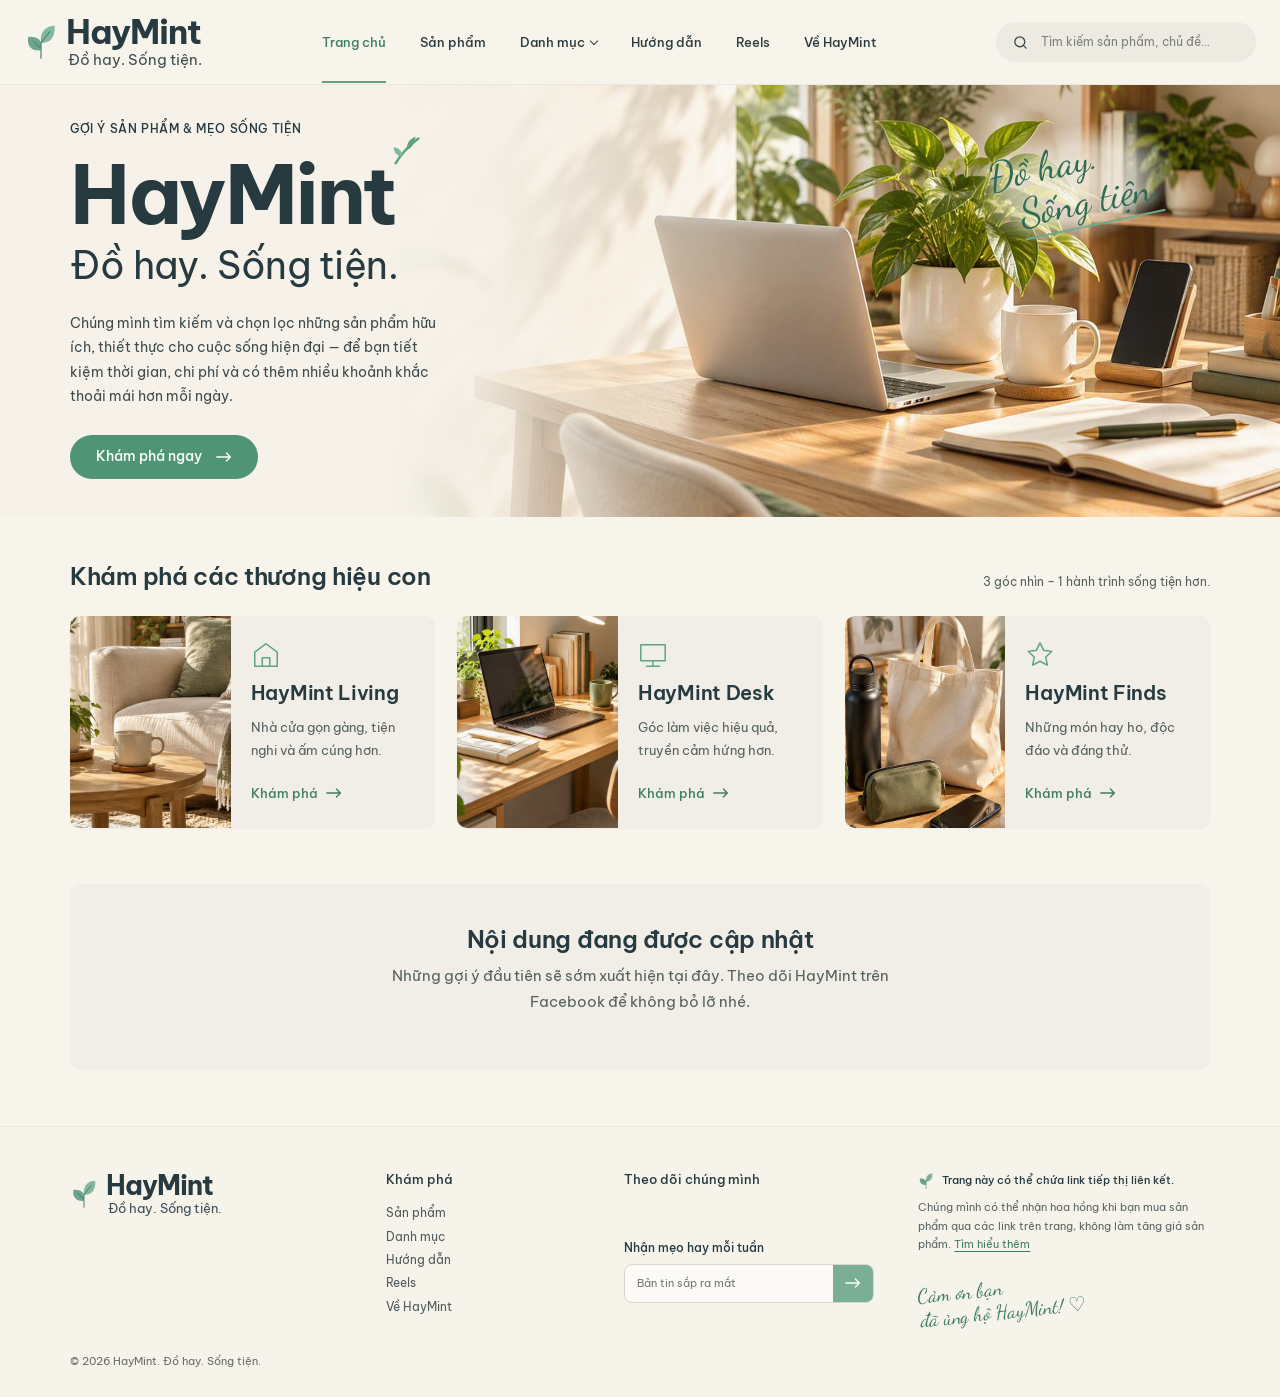
<file: index.html>
<!doctype html>
<html lang="vi"><head><meta charset="utf-8"><meta name="viewport" content="width=device-width, initial-scale=1">
<title>Đồ hay. Sống tiện. | HayMint</title><meta name="description" content="Gợi ý chọn lọc cho nhà cửa, góc làm việc và nhu cầu hằng ngày. HayMint không phải cửa hàng.">
<link rel="canonical" href="./index.html">
<meta property="og:type" content="website"><meta property="og:locale" content="vi_VN"><meta property="og:site_name" content="HayMint">
<meta property="og:title" content="Đồ hay. Sống tiện. | HayMint"><meta property="og:description" content="Gợi ý chọn lọc cho nhà cửa, góc làm việc và nhu cầu hằng ngày. HayMint không phải cửa hàng."><meta property="og:url" content="./index.html">
<meta name="twitter:card" content="summary"><meta name="twitter:title" content="Đồ hay. Sống tiện. | HayMint"><meta name="twitter:description" content="Gợi ý chọn lọc cho nhà cửa, góc làm việc và nhu cầu hằng ngày. HayMint không phải cửa hàng.">
<link rel="icon" type="image/svg+xml" href="data:image/svg+xml,%3Csvg xmlns='http://www.w3.org/2000/svg' viewBox='0 0 32 32'%3E%3Cpath fill='%235FA382' d='M26 5C12 3 4 11 7 21c10 5 21-2 19-16Z'/%3E%3C/svg%3E">
<link rel="preconnect" href="https://fonts.googleapis.com"><link rel="preconnect" href="https://fonts.gstatic.com" crossorigin>
<link rel="stylesheet" href="https://fonts.googleapis.com/css2?family=Be+Vietnam+Pro:wght@400;500;600;700&amp;family=Dancing+Script:wght@500;600&amp;display=swap">
<style>svg{max-width:48px;max-height:48px}.hero-img{max-width:100%}</style>
<link rel="stylesheet" href="./assets/css/style.css">
<script defer src="./assets/js/app.js"></script></head>
<body data-page="home"><a class="skip" href="#main">Đến nội dung chính</a>
<header class="site-header"><div class="header-inner"><a class="brand" href="./index.html" aria-label="HayMint, Trang chủ"><svg class="leaf" width="34" height="38" viewBox="0 0 40 44" aria-hidden="true"><path d="M20 23C18 9 27 3 36 3c1 13-5 21-16 20Z" fill="#86B7A3"/><path d="M19 32C7 33 3 24 5 16c12-1 18 5 14 16Z" fill="#6FA58F"/><path d="M20 41V22m0 8L11 21m9 2L30 10" stroke="#4D8B73" stroke-width="1.5" fill="none" stroke-linecap="round"/></svg><span class="brand-text"><span class="wordmark">HayMint</span><span class="tagline">Đồ hay. Sống tiện.</span></span></a>
<button id="menu-toggle" class="menu-toggle" type="button" aria-expanded="false" aria-controls="main-nav">☰ Menu</button>
<nav id="main-nav" aria-label="Điều hướng chính"><a href="./index.html" aria-current="page">Trang chủ</a><a href="./category.html?type=product">Sản phẩm</a><details class="dropdown"><summary>Danh mục</summary><div><a href="./category.html?cat=living">Living · Nhà cửa</a><a href="./category.html?cat=desk">Desk · Góc làm việc</a><a href="./category.html?cat=finds">Finds · Món hay ho</a></div></details><a href="./guides/index.html">Hướng dẫn</a><a href="./reels.html">Reels</a><a href="./about.html">Về HayMint</a><a class="facebook-follow" data-facebook hidden>Theo dõi trên Facebook ↗</a></nav>
<div class="search-wrap"><label class="sr-only" for="site-search">Tìm kiếm sản phẩm, chủ đề</label><svg class="search-icon" width="17" height="17" viewBox="0 0 24 24" aria-hidden="true"><circle cx="11" cy="11" r="7" fill="none" stroke="currentColor" stroke-width="1.8"/><path d="m20 20-4-4" stroke="currentColor" stroke-width="1.8" stroke-linecap="round"/></svg><input id="site-search" type="search" placeholder="Tìm kiếm sản phẩm, chủ đề…" autocomplete="off"></div></div></header>
<main id="main" tabindex="-1"><div id="load-error" class="notice wrap" role="alert" hidden></div>
<section id="search-results" class="wrap" hidden aria-labelledby="search-title"><h1 id="search-title">Kết quả tìm kiếm</h1><p id="search-count" role="status" aria-live="polite"></p><p class="affiliate-note" hidden>Trang có chứa link tiếp thị liên kết</p><div id="search-grid" class="grid"></div></section>
<div id="page-content"><div id="demo-banner" class="demo-banner" hidden><strong>Bản xem trước thiết kế.</strong> Sản phẩm và video bên dưới là nội dung minh họa, không phải gợi ý thật.</div>
<section class="hero" aria-labelledby="hero-title">
<img class="hero-img" src="./assets/img/hero.jpg" width="1600" height="776" alt="Hình minh họa AI: góc bàn làm việc bằng gỗ với laptop, chậu cây và cốc sứ" fetchpriority="high">
<div class="hero-inner wrap"><div class="hero-copy">
<p class="eyebrow">GỢI Ý SẢN PHẨM &amp; MẸO SỐNG TIỆN</p>
<h1 id="hero-title">HayMint<svg class="hero-sprig" width="38" height="38" viewBox="0 0 40 40" aria-hidden="true"><path d="M8 34c6-10 12-17 24-26" fill="none" stroke="#5FA382" stroke-width="2.6" stroke-linecap="round"/><path d="M20 20c-1-7 3-12 9-14-1 7-3 11-9 14Z" fill="#5FA382"/><path d="M15 27c-6-1-9-5-9-10 6 1 9 4 9 10Z" fill="#7DB89C"/></svg></h1>
<p class="hero-tagline">Đồ hay. Sống tiện.</p>
<p class="hero-description">Chúng mình tìm kiếm và chọn lọc những sản phẩm hữu ích, thiết thực cho cuộc sống hiện đại — để bạn tiết kiệm thời gian, chi phí và có thêm nhiều khoảnh khắc thoải mái hơn mỗi ngày.</p>
<button class="button" id="explore" type="button">Khám phá ngay <svg class="arrow" width="16" height="10" viewBox="0 0 20 12" aria-hidden="true"><path d="M1 6h17m-5-5 5 5-5 5" fill="none" stroke="currentColor" stroke-width="1.6" stroke-linecap="round" stroke-linejoin="round"/></svg></button></div>
<p class="hero-script" aria-hidden="true">Đồ hay.<br><span>Sống tiện.</span></p></div>
</section>
<div class="wrap">
<section id="categories" aria-labelledby="cat-title"><div class="section-head"><h2 id="cat-title">Khám phá các thương hiệu con</h2><span class="muted">3 góc nhìn – 1 hành trình sống tiện hơn.</span></div><div id="category-grid" class="category-grid"></div></section>
<div class="empty" id="empty-state" hidden><h2>Nội dung đang được cập nhật</h2><p>Những gợi ý đầu tiên sẽ sớm xuất hiện tại đây. Theo dõi HayMint trên Facebook để không bỏ lỡ nhé.</p><a class="button" data-facebook hidden>Theo dõi HayMint trên Facebook <svg class="arrow" width="16" height="10" viewBox="0 0 20 12" aria-hidden="true"><path d="M1 6h17m-5-5 5 5-5 5" fill="none" stroke="currentColor" stroke-width="1.6" stroke-linecap="round" stroke-linejoin="round"/></svg></a></div>
<section id="products-section" hidden><div class="section-head"><div><h2>Sản phẩm nổi bật</h2><p class="affiliate-note" hidden>Trang có chứa link tiếp thị liên kết</p></div><a class="view-all" href="./category.html?type=product">Xem tất cả <svg class="arrow" width="16" height="10" viewBox="0 0 20 12" aria-hidden="true"><path d="M1 6h17m-5-5 5 5-5 5" fill="none" stroke="currentColor" stroke-width="1.6" stroke-linecap="round" stroke-linejoin="round"/></svg></a></div><div id="products-grid" class="grid"></div></section>
</div>
<section id="videos-section" class="video-band" hidden><div class="wrap"><div class="section-head"><div><h2>Video nổi bật</h2><p class="section-description">Xem thêm những video gợi ý và mẹo hay từ HayMint.</p></div><a class="view-all" href="./reels.html">Xem tất cả video <svg class="arrow" width="16" height="10" viewBox="0 0 20 12" aria-hidden="true"><path d="M1 6h17m-5-5 5 5-5 5" fill="none" stroke="currentColor" stroke-width="1.6" stroke-linecap="round" stroke-linejoin="round"/></svg></a></div><div id="videos-grid" class="grid"></div></div></section>
<div class="wrap"><section id="guides-section" hidden><div class="section-head"><h2>Hướng dẫn</h2><a class="view-all" href="./guides/index.html">Xem tất cả <svg class="arrow" width="16" height="10" viewBox="0 0 20 12" aria-hidden="true"><path d="M1 6h17m-5-5 5 5-5 5" fill="none" stroke="currentColor" stroke-width="1.6" stroke-linecap="round" stroke-linejoin="round"/></svg></a></div><div id="guides-grid" class="grid"></div></section></div></div>
<noscript><p class="notice wrap">Bật JavaScript để xem nội dung.</p></noscript></main>
<footer><div class="wrap footer-top">
<div class="footer-brand"><a class="brand" href="./index.html"><svg class="leaf" width="34" height="38" viewBox="0 0 40 44" aria-hidden="true"><path d="M20 23C18 9 27 3 36 3c1 13-5 21-16 20Z" fill="#86B7A3"/><path d="M19 32C7 33 3 24 5 16c12-1 18 5 14 16Z" fill="#6FA58F"/><path d="M20 41V22m0 8L11 21m9 2L30 10" stroke="#4D8B73" stroke-width="1.5" fill="none" stroke-linecap="round"/></svg><span class="brand-text"><span class="wordmark">HayMint</span><span class="tagline">Đồ hay. Sống tiện.</span></span></a></div>
<nav aria-label="Khám phá"><h2>Khám phá</h2><a href="./category.html?type=product">Sản phẩm</a><a href="./category.html">Danh mục</a><a href="./guides/index.html">Hướng dẫn</a><a href="./reels.html">Reels</a><a href="./about.html">Về HayMint</a></nav>
<div class="footer-connect"><h2>Theo dõi chúng mình</h2><div id="social-links" class="socials"></div><h3>Nhận mẹo hay mỗi tuần</h3><div class="newsletter-field"><label class="sr-only" for="nl">Email (sắp ra mắt)</label><input id="nl" type="email" placeholder="Bản tin sắp ra mắt" disabled><button type="button" disabled aria-label="Sắp ra mắt"><svg class="arrow" width="16" height="10" viewBox="0 0 20 12" aria-hidden="true"><path d="M1 6h17m-5-5 5 5-5 5" fill="none" stroke="currentColor" stroke-width="1.6" stroke-linecap="round" stroke-linejoin="round"/></svg></button></div></div>
<div class="footer-disclosure"><p class="disclosure-title"><svg class="leaf" width="34" height="38" viewBox="0 0 40 44" aria-hidden="true"><path d="M20 23C18 9 27 3 36 3c1 13-5 21-16 20Z" fill="#86B7A3"/><path d="M19 32C7 33 3 24 5 16c12-1 18 5 14 16Z" fill="#6FA58F"/><path d="M20 41V22m0 8L11 21m9 2L30 10" stroke="#4D8B73" stroke-width="1.5" fill="none" stroke-linecap="round"/></svg>Trang này có thể chứa link tiếp thị liên kết.</p><p>Chúng mình có thể nhận hoa hồng khi bạn mua sản phẩm qua các link trên trang, không làm tăng giá sản phẩm. <a href="./disclosure.html">Tìm hiểu thêm</a></p><p class="footer-thanks">Cảm ơn bạn<br>đã ủng hộ HayMint! ♡</p></div>
</div><div class="wrap footer-bottom"><p>© 2026 HayMint. Đồ hay. Sống tiện.</p></div></footer></body></html>
</file>
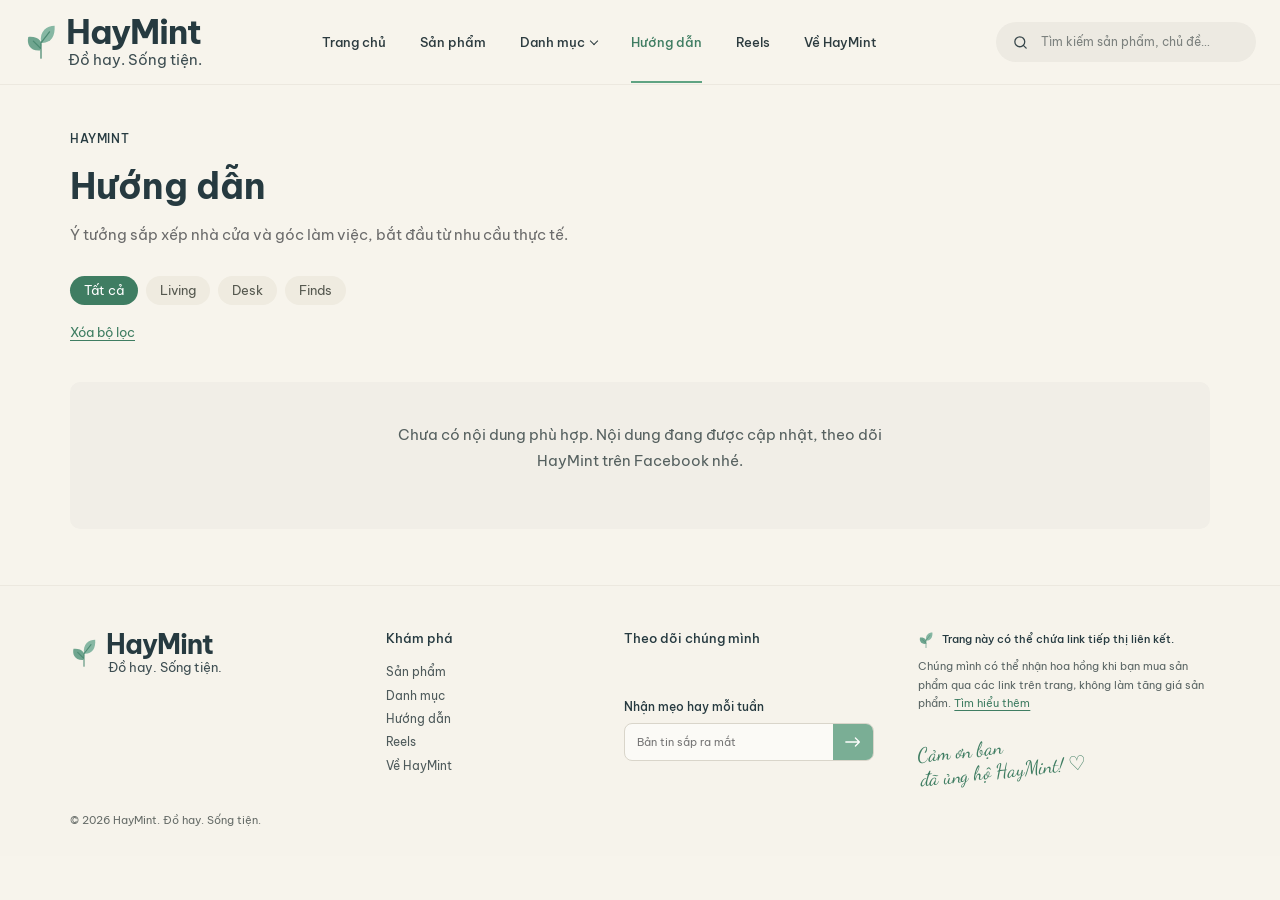
<file: guides/index.html>
<!doctype html>
<html lang="vi"><head><meta charset="utf-8"><meta name="viewport" content="width=device-width, initial-scale=1">
<title>Hướng dẫn | HayMint</title><meta name="description" content="Ý tưởng sắp xếp nhà cửa và góc làm việc, bắt đầu từ nhu cầu thực tế.">
<link rel="canonical" href="../guides/index.html">
<meta property="og:type" content="website"><meta property="og:locale" content="vi_VN"><meta property="og:site_name" content="HayMint">
<meta property="og:title" content="Hướng dẫn | HayMint"><meta property="og:description" content="Ý tưởng sắp xếp nhà cửa và góc làm việc, bắt đầu từ nhu cầu thực tế."><meta property="og:url" content="../guides/index.html">
<meta name="twitter:card" content="summary"><meta name="twitter:title" content="Hướng dẫn | HayMint"><meta name="twitter:description" content="Ý tưởng sắp xếp nhà cửa và góc làm việc, bắt đầu từ nhu cầu thực tế.">
<link rel="icon" type="image/svg+xml" href="data:image/svg+xml,%3Csvg xmlns='http://www.w3.org/2000/svg' viewBox='0 0 32 32'%3E%3Cpath fill='%235FA382' d='M26 5C12 3 4 11 7 21c10 5 21-2 19-16Z'/%3E%3C/svg%3E">
<link rel="preconnect" href="https://fonts.googleapis.com"><link rel="preconnect" href="https://fonts.gstatic.com" crossorigin>
<link rel="stylesheet" href="https://fonts.googleapis.com/css2?family=Be+Vietnam+Pro:wght@400;500;600;700&amp;family=Dancing+Script:wght@500;600&amp;display=swap">
<style>svg{max-width:48px;max-height:48px}.hero-img{max-width:100%}</style>
<link rel="stylesheet" href="../assets/css/style.css">
<script defer src="../assets/js/app.js"></script></head>
<body data-page="guides"><a class="skip" href="#main">Đến nội dung chính</a>
<header class="site-header"><div class="header-inner"><a class="brand" href="../index.html" aria-label="HayMint, Trang chủ"><svg class="leaf" width="34" height="38" viewBox="0 0 40 44" aria-hidden="true"><path d="M20 23C18 9 27 3 36 3c1 13-5 21-16 20Z" fill="#86B7A3"/><path d="M19 32C7 33 3 24 5 16c12-1 18 5 14 16Z" fill="#6FA58F"/><path d="M20 41V22m0 8L11 21m9 2L30 10" stroke="#4D8B73" stroke-width="1.5" fill="none" stroke-linecap="round"/></svg><span class="brand-text"><span class="wordmark">HayMint</span><span class="tagline">Đồ hay. Sống tiện.</span></span></a>
<button id="menu-toggle" class="menu-toggle" type="button" aria-expanded="false" aria-controls="main-nav">☰ Menu</button>
<nav id="main-nav" aria-label="Điều hướng chính"><a href="../index.html">Trang chủ</a><a href="../category.html?type=product">Sản phẩm</a><details class="dropdown"><summary>Danh mục</summary><div><a href="../category.html?cat=living">Living · Nhà cửa</a><a href="../category.html?cat=desk">Desk · Góc làm việc</a><a href="../category.html?cat=finds">Finds · Món hay ho</a></div></details><a href="../guides/index.html" aria-current="page">Hướng dẫn</a><a href="../reels.html">Reels</a><a href="../about.html">Về HayMint</a><a class="facebook-follow" data-facebook hidden>Theo dõi trên Facebook ↗</a></nav>
<div class="search-wrap"><label class="sr-only" for="site-search">Tìm kiếm sản phẩm, chủ đề</label><svg class="search-icon" width="17" height="17" viewBox="0 0 24 24" aria-hidden="true"><circle cx="11" cy="11" r="7" fill="none" stroke="currentColor" stroke-width="1.8"/><path d="m20 20-4-4" stroke="currentColor" stroke-width="1.8" stroke-linecap="round"/></svg><input id="site-search" type="search" placeholder="Tìm kiếm sản phẩm, chủ đề…" autocomplete="off"></div></div></header>
<main id="main" tabindex="-1"><div id="load-error" class="notice wrap" role="alert" hidden></div>
<section id="search-results" class="wrap" hidden aria-labelledby="search-title"><h1 id="search-title">Kết quả tìm kiếm</h1><p id="search-count" role="status" aria-live="polite"></p><p class="affiliate-note" hidden>Trang có chứa link tiếp thị liên kết</p><div id="search-grid" class="grid"></div></section>
<div id="page-content"><div class="wrap"><section class="page-intro"><p class="eyebrow">HAYMINT</p><h1 id="listing-title">Hướng dẫn</h1><p id="listing-description">Ý tưởng sắp xếp nhà cửa và góc làm việc, bắt đầu từ nhu cầu thực tế.</p></section>
<div id="filters" class="filter-bar"></div><a class="clear-filter" href="./index.html">Xóa bộ lọc</a>
<section id="listing-section"><h2 class="sr-only">Danh sách nội dung</h2><p class="affiliate-note" hidden>Trang có chứa link tiếp thị liên kết</p><p id="listing-count" role="status"></p><div id="listing-grid" class="grid"></div>
<div id="listing-empty" class="empty" hidden><p>Chưa có nội dung phù hợp. Nội dung đang được cập nhật, theo dõi HayMint trên Facebook nhé.</p><a class="button" data-facebook hidden>Theo dõi HayMint <svg class="arrow" width="16" height="10" viewBox="0 0 20 12" aria-hidden="true"><path d="M1 6h17m-5-5 5 5-5 5" fill="none" stroke="currentColor" stroke-width="1.6" stroke-linecap="round" stroke-linejoin="round"/></svg></a></div></section></div></div>
<noscript><p class="notice wrap">Bật JavaScript để xem nội dung.</p></noscript></main>
<footer><div class="wrap footer-top">
<div class="footer-brand"><a class="brand" href="../index.html"><svg class="leaf" width="34" height="38" viewBox="0 0 40 44" aria-hidden="true"><path d="M20 23C18 9 27 3 36 3c1 13-5 21-16 20Z" fill="#86B7A3"/><path d="M19 32C7 33 3 24 5 16c12-1 18 5 14 16Z" fill="#6FA58F"/><path d="M20 41V22m0 8L11 21m9 2L30 10" stroke="#4D8B73" stroke-width="1.5" fill="none" stroke-linecap="round"/></svg><span class="brand-text"><span class="wordmark">HayMint</span><span class="tagline">Đồ hay. Sống tiện.</span></span></a></div>
<nav aria-label="Khám phá"><h2>Khám phá</h2><a href="../category.html?type=product">Sản phẩm</a><a href="../category.html">Danh mục</a><a href="../guides/index.html">Hướng dẫn</a><a href="../reels.html">Reels</a><a href="../about.html">Về HayMint</a></nav>
<div class="footer-connect"><h2>Theo dõi chúng mình</h2><div id="social-links" class="socials"></div><h3>Nhận mẹo hay mỗi tuần</h3><div class="newsletter-field"><label class="sr-only" for="nl">Email (sắp ra mắt)</label><input id="nl" type="email" placeholder="Bản tin sắp ra mắt" disabled><button type="button" disabled aria-label="Sắp ra mắt"><svg class="arrow" width="16" height="10" viewBox="0 0 20 12" aria-hidden="true"><path d="M1 6h17m-5-5 5 5-5 5" fill="none" stroke="currentColor" stroke-width="1.6" stroke-linecap="round" stroke-linejoin="round"/></svg></button></div></div>
<div class="footer-disclosure"><p class="disclosure-title"><svg class="leaf" width="34" height="38" viewBox="0 0 40 44" aria-hidden="true"><path d="M20 23C18 9 27 3 36 3c1 13-5 21-16 20Z" fill="#86B7A3"/><path d="M19 32C7 33 3 24 5 16c12-1 18 5 14 16Z" fill="#6FA58F"/><path d="M20 41V22m0 8L11 21m9 2L30 10" stroke="#4D8B73" stroke-width="1.5" fill="none" stroke-linecap="round"/></svg>Trang này có thể chứa link tiếp thị liên kết.</p><p>Chúng mình có thể nhận hoa hồng khi bạn mua sản phẩm qua các link trên trang, không làm tăng giá sản phẩm. <a href="../disclosure.html">Tìm hiểu thêm</a></p><p class="footer-thanks">Cảm ơn bạn<br>đã ủng hộ HayMint! ♡</p></div>
</div><div class="wrap footer-bottom"><p>© 2026 HayMint. Đồ hay. Sống tiện.</p></div></footer></body></html>
</file>
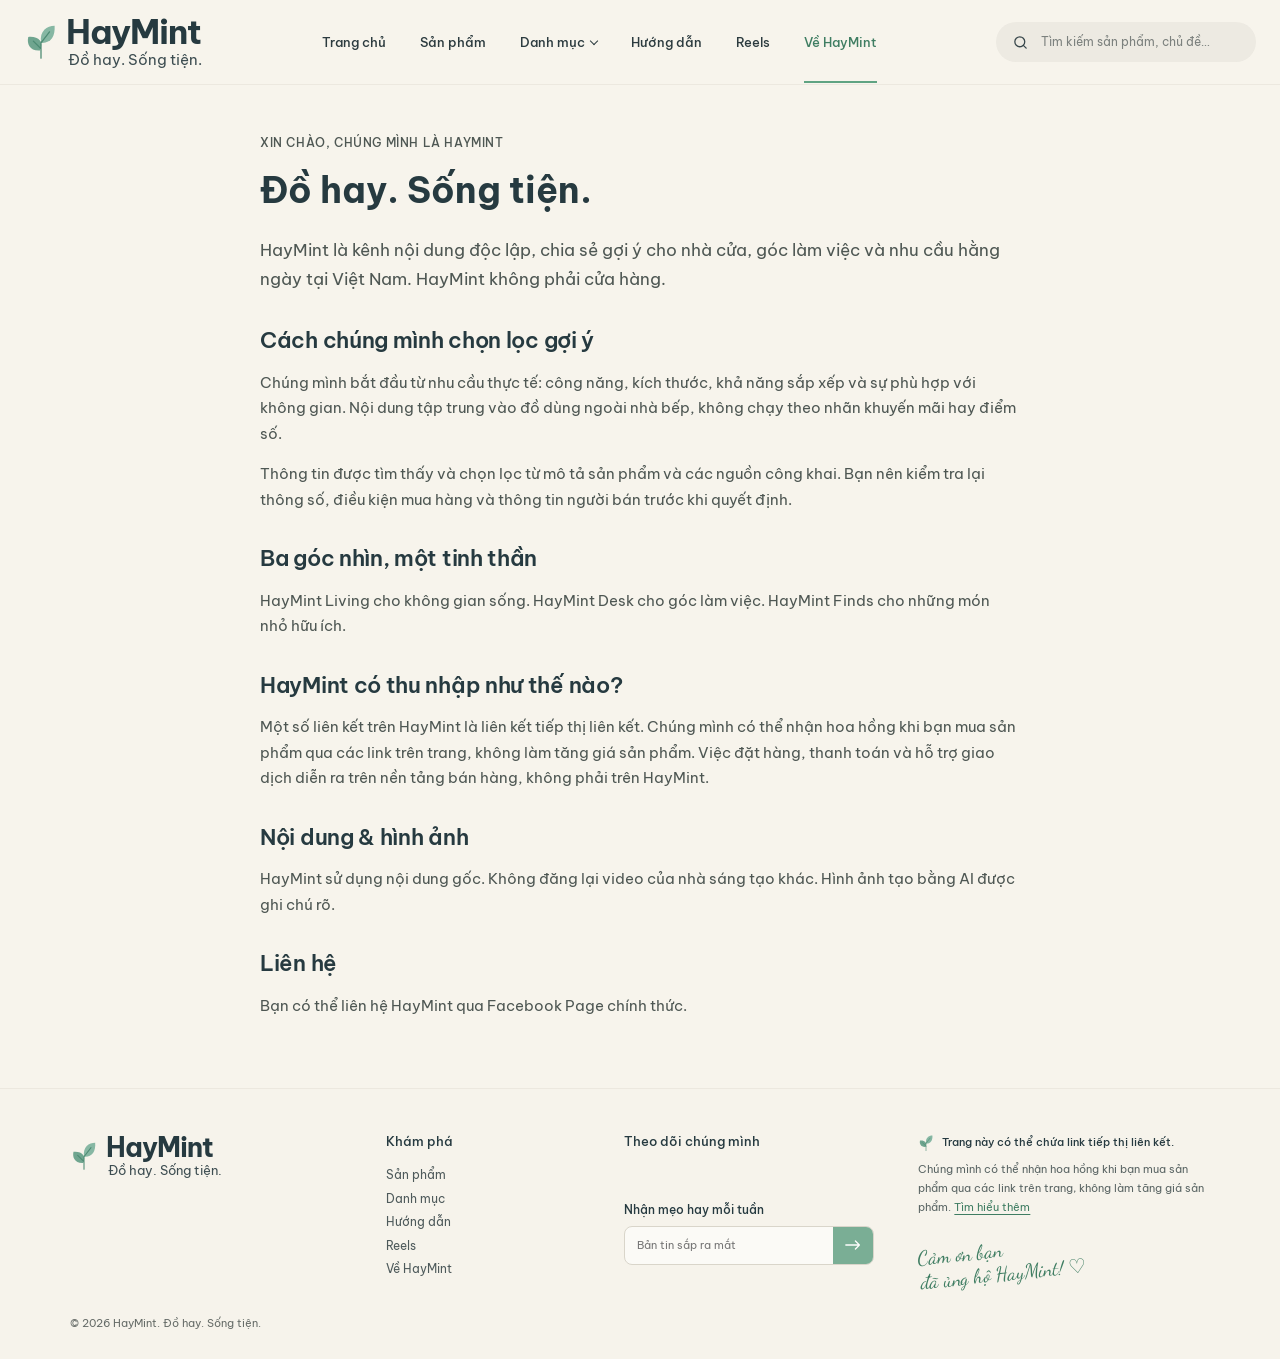
<file: about.html>
<!doctype html>
<html lang="vi"><head><meta charset="utf-8"><meta name="viewport" content="width=device-width, initial-scale=1">
<title>Về HayMint | HayMint</title><meta name="description" content="HayMint là kênh gợi ý sản phẩm và mẹo sống tiện cho người dùng tại Việt Nam.">
<link rel="canonical" href="./about.html">
<meta property="og:type" content="website"><meta property="og:locale" content="vi_VN"><meta property="og:site_name" content="HayMint">
<meta property="og:title" content="Về HayMint | HayMint"><meta property="og:description" content="HayMint là kênh gợi ý sản phẩm và mẹo sống tiện cho người dùng tại Việt Nam."><meta property="og:url" content="./about.html">
<meta name="twitter:card" content="summary"><meta name="twitter:title" content="Về HayMint | HayMint"><meta name="twitter:description" content="HayMint là kênh gợi ý sản phẩm và mẹo sống tiện cho người dùng tại Việt Nam.">
<link rel="icon" type="image/svg+xml" href="data:image/svg+xml,%3Csvg xmlns='http://www.w3.org/2000/svg' viewBox='0 0 32 32'%3E%3Cpath fill='%235FA382' d='M26 5C12 3 4 11 7 21c10 5 21-2 19-16Z'/%3E%3C/svg%3E">
<link rel="preconnect" href="https://fonts.googleapis.com"><link rel="preconnect" href="https://fonts.gstatic.com" crossorigin>
<link rel="stylesheet" href="https://fonts.googleapis.com/css2?family=Be+Vietnam+Pro:wght@400;500;600;700&amp;family=Dancing+Script:wght@500;600&amp;display=swap">
<style>svg{max-width:48px;max-height:48px}.hero-img{max-width:100%}</style>
<link rel="stylesheet" href="./assets/css/style.css">
<script defer src="./assets/js/app.js"></script></head>
<body data-page="about"><a class="skip" href="#main">Đến nội dung chính</a>
<header class="site-header"><div class="header-inner"><a class="brand" href="./index.html" aria-label="HayMint, Trang chủ"><svg class="leaf" width="34" height="38" viewBox="0 0 40 44" aria-hidden="true"><path d="M20 23C18 9 27 3 36 3c1 13-5 21-16 20Z" fill="#86B7A3"/><path d="M19 32C7 33 3 24 5 16c12-1 18 5 14 16Z" fill="#6FA58F"/><path d="M20 41V22m0 8L11 21m9 2L30 10" stroke="#4D8B73" stroke-width="1.5" fill="none" stroke-linecap="round"/></svg><span class="brand-text"><span class="wordmark">HayMint</span><span class="tagline">Đồ hay. Sống tiện.</span></span></a>
<button id="menu-toggle" class="menu-toggle" type="button" aria-expanded="false" aria-controls="main-nav">☰ Menu</button>
<nav id="main-nav" aria-label="Điều hướng chính"><a href="./index.html">Trang chủ</a><a href="./category.html?type=product">Sản phẩm</a><details class="dropdown"><summary>Danh mục</summary><div><a href="./category.html?cat=living">Living · Nhà cửa</a><a href="./category.html?cat=desk">Desk · Góc làm việc</a><a href="./category.html?cat=finds">Finds · Món hay ho</a></div></details><a href="./guides/index.html">Hướng dẫn</a><a href="./reels.html">Reels</a><a href="./about.html" aria-current="page">Về HayMint</a><a class="facebook-follow" data-facebook hidden>Theo dõi trên Facebook ↗</a></nav>
<div class="search-wrap"><label class="sr-only" for="site-search">Tìm kiếm sản phẩm, chủ đề</label><svg class="search-icon" width="17" height="17" viewBox="0 0 24 24" aria-hidden="true"><circle cx="11" cy="11" r="7" fill="none" stroke="currentColor" stroke-width="1.8"/><path d="m20 20-4-4" stroke="currentColor" stroke-width="1.8" stroke-linecap="round"/></svg><input id="site-search" type="search" placeholder="Tìm kiếm sản phẩm, chủ đề…" autocomplete="off"></div></div></header>
<main id="main" tabindex="-1"><div id="load-error" class="notice wrap" role="alert" hidden></div>
<section id="search-results" class="wrap" hidden aria-labelledby="search-title"><h1 id="search-title">Kết quả tìm kiếm</h1><p id="search-count" role="status" aria-live="polite"></p><p class="affiliate-note" hidden>Trang có chứa link tiếp thị liên kết</p><div id="search-grid" class="grid"></div></section>
<div id="page-content"><div class="wrap"><article class="prose"><p class="eyebrow">XIN CHÀO, CHÚNG MÌNH LÀ HAYMINT</p><h1>Đồ hay. Sống tiện.</h1>
<p class="lead">HayMint là kênh nội dung độc lập, chia sẻ gợi ý cho nhà cửa, góc làm việc và nhu cầu hằng ngày tại Việt Nam. HayMint không phải cửa hàng.</p>
<h2>Cách chúng mình chọn lọc gợi ý</h2><p>Chúng mình bắt đầu từ nhu cầu thực tế: công năng, kích thước, khả năng sắp xếp và sự phù hợp với không gian. Nội dung tập trung vào đồ dùng ngoài nhà bếp, không chạy theo nhãn khuyến mãi hay điểm số.</p>
<p>Thông tin được tìm thấy và chọn lọc từ mô tả sản phẩm và các nguồn công khai. Bạn nên kiểm tra lại thông số, điều kiện mua hàng và thông tin người bán trước khi quyết định.</p>
<h2>Ba góc nhìn, một tinh thần</h2><p>HayMint Living cho không gian sống. HayMint Desk cho góc làm việc. HayMint Finds cho những món nhỏ hữu ích.</p>
<h2>HayMint có thu nhập như thế nào?</h2><p>Một số liên kết trên HayMint là liên kết tiếp thị liên kết. Chúng mình có thể nhận hoa hồng khi bạn mua sản phẩm qua các link trên trang, không làm tăng giá sản phẩm. Việc đặt hàng, thanh toán và hỗ trợ giao dịch diễn ra trên nền tảng bán hàng, không phải trên HayMint.</p>
<h2>Nội dung &amp; hình ảnh</h2><p>HayMint sử dụng nội dung gốc. Không đăng lại video của nhà sáng tạo khác. Hình ảnh tạo bằng AI được ghi chú rõ.</p>
<h2>Liên hệ</h2><p>Bạn có thể liên hệ HayMint qua Facebook Page chính thức.</p><a class="button" data-facebook hidden>Mở Facebook Page HayMint ↗</a></article></div></div>
<noscript><p class="notice wrap">Bật JavaScript để xem nội dung.</p></noscript></main>
<footer><div class="wrap footer-top">
<div class="footer-brand"><a class="brand" href="./index.html"><svg class="leaf" width="34" height="38" viewBox="0 0 40 44" aria-hidden="true"><path d="M20 23C18 9 27 3 36 3c1 13-5 21-16 20Z" fill="#86B7A3"/><path d="M19 32C7 33 3 24 5 16c12-1 18 5 14 16Z" fill="#6FA58F"/><path d="M20 41V22m0 8L11 21m9 2L30 10" stroke="#4D8B73" stroke-width="1.5" fill="none" stroke-linecap="round"/></svg><span class="brand-text"><span class="wordmark">HayMint</span><span class="tagline">Đồ hay. Sống tiện.</span></span></a></div>
<nav aria-label="Khám phá"><h2>Khám phá</h2><a href="./category.html?type=product">Sản phẩm</a><a href="./category.html">Danh mục</a><a href="./guides/index.html">Hướng dẫn</a><a href="./reels.html">Reels</a><a href="./about.html">Về HayMint</a></nav>
<div class="footer-connect"><h2>Theo dõi chúng mình</h2><div id="social-links" class="socials"></div><h3>Nhận mẹo hay mỗi tuần</h3><div class="newsletter-field"><label class="sr-only" for="nl">Email (sắp ra mắt)</label><input id="nl" type="email" placeholder="Bản tin sắp ra mắt" disabled><button type="button" disabled aria-label="Sắp ra mắt"><svg class="arrow" width="16" height="10" viewBox="0 0 20 12" aria-hidden="true"><path d="M1 6h17m-5-5 5 5-5 5" fill="none" stroke="currentColor" stroke-width="1.6" stroke-linecap="round" stroke-linejoin="round"/></svg></button></div></div>
<div class="footer-disclosure"><p class="disclosure-title"><svg class="leaf" width="34" height="38" viewBox="0 0 40 44" aria-hidden="true"><path d="M20 23C18 9 27 3 36 3c1 13-5 21-16 20Z" fill="#86B7A3"/><path d="M19 32C7 33 3 24 5 16c12-1 18 5 14 16Z" fill="#6FA58F"/><path d="M20 41V22m0 8L11 21m9 2L30 10" stroke="#4D8B73" stroke-width="1.5" fill="none" stroke-linecap="round"/></svg>Trang này có thể chứa link tiếp thị liên kết.</p><p>Chúng mình có thể nhận hoa hồng khi bạn mua sản phẩm qua các link trên trang, không làm tăng giá sản phẩm. <a href="./disclosure.html">Tìm hiểu thêm</a></p><p class="footer-thanks">Cảm ơn bạn<br>đã ủng hộ HayMint! ♡</p></div>
</div><div class="wrap footer-bottom"><p>© 2026 HayMint. Đồ hay. Sống tiện.</p></div></footer></body></html>
</file>
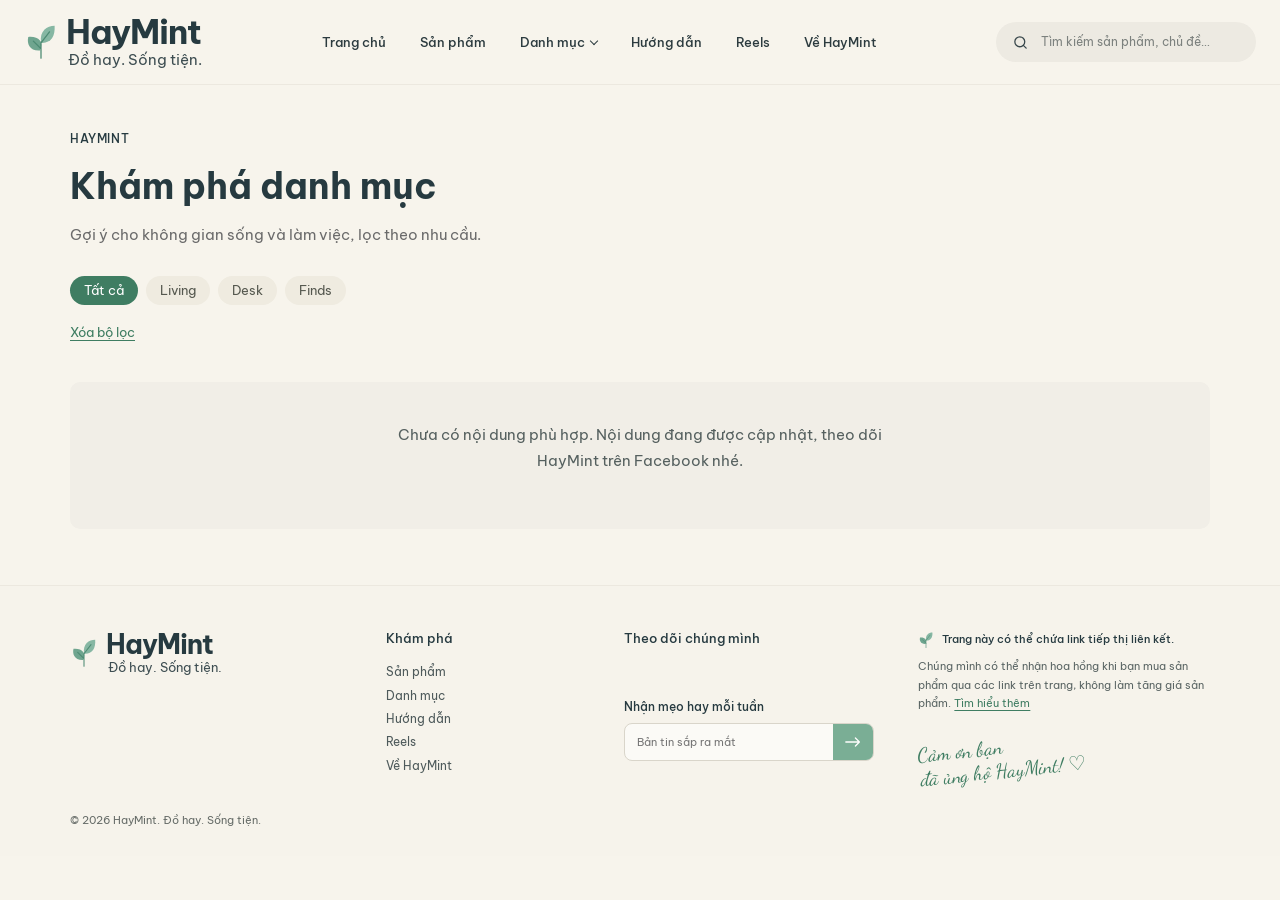
<file: category.html>
<!doctype html>
<html lang="vi"><head><meta charset="utf-8"><meta name="viewport" content="width=device-width, initial-scale=1">
<title>Khám phá danh mục | HayMint</title><meta name="description" content="Gợi ý cho không gian sống và làm việc, lọc theo nhu cầu.">
<link rel="canonical" href="./category.html">
<meta property="og:type" content="website"><meta property="og:locale" content="vi_VN"><meta property="og:site_name" content="HayMint">
<meta property="og:title" content="Khám phá danh mục | HayMint"><meta property="og:description" content="Gợi ý cho không gian sống và làm việc, lọc theo nhu cầu."><meta property="og:url" content="./category.html">
<meta name="twitter:card" content="summary"><meta name="twitter:title" content="Khám phá danh mục | HayMint"><meta name="twitter:description" content="Gợi ý cho không gian sống và làm việc, lọc theo nhu cầu.">
<link rel="icon" type="image/svg+xml" href="data:image/svg+xml,%3Csvg xmlns='http://www.w3.org/2000/svg' viewBox='0 0 32 32'%3E%3Cpath fill='%235FA382' d='M26 5C12 3 4 11 7 21c10 5 21-2 19-16Z'/%3E%3C/svg%3E">
<link rel="preconnect" href="https://fonts.googleapis.com"><link rel="preconnect" href="https://fonts.gstatic.com" crossorigin>
<link rel="stylesheet" href="https://fonts.googleapis.com/css2?family=Be+Vietnam+Pro:wght@400;500;600;700&amp;family=Dancing+Script:wght@500;600&amp;display=swap">
<style>svg{max-width:48px;max-height:48px}.hero-img{max-width:100%}</style>
<link rel="stylesheet" href="./assets/css/style.css">
<script defer src="./assets/js/app.js"></script></head>
<body data-page="category"><a class="skip" href="#main">Đến nội dung chính</a>
<header class="site-header"><div class="header-inner"><a class="brand" href="./index.html" aria-label="HayMint, Trang chủ"><svg class="leaf" width="34" height="38" viewBox="0 0 40 44" aria-hidden="true"><path d="M20 23C18 9 27 3 36 3c1 13-5 21-16 20Z" fill="#86B7A3"/><path d="M19 32C7 33 3 24 5 16c12-1 18 5 14 16Z" fill="#6FA58F"/><path d="M20 41V22m0 8L11 21m9 2L30 10" stroke="#4D8B73" stroke-width="1.5" fill="none" stroke-linecap="round"/></svg><span class="brand-text"><span class="wordmark">HayMint</span><span class="tagline">Đồ hay. Sống tiện.</span></span></a>
<button id="menu-toggle" class="menu-toggle" type="button" aria-expanded="false" aria-controls="main-nav">☰ Menu</button>
<nav id="main-nav" aria-label="Điều hướng chính"><a href="./index.html">Trang chủ</a><a href="./category.html?type=product">Sản phẩm</a><details class="dropdown"><summary>Danh mục</summary><div><a href="./category.html?cat=living">Living · Nhà cửa</a><a href="./category.html?cat=desk">Desk · Góc làm việc</a><a href="./category.html?cat=finds">Finds · Món hay ho</a></div></details><a href="./guides/index.html">Hướng dẫn</a><a href="./reels.html">Reels</a><a href="./about.html">Về HayMint</a><a class="facebook-follow" data-facebook hidden>Theo dõi trên Facebook ↗</a></nav>
<div class="search-wrap"><label class="sr-only" for="site-search">Tìm kiếm sản phẩm, chủ đề</label><svg class="search-icon" width="17" height="17" viewBox="0 0 24 24" aria-hidden="true"><circle cx="11" cy="11" r="7" fill="none" stroke="currentColor" stroke-width="1.8"/><path d="m20 20-4-4" stroke="currentColor" stroke-width="1.8" stroke-linecap="round"/></svg><input id="site-search" type="search" placeholder="Tìm kiếm sản phẩm, chủ đề…" autocomplete="off"></div></div></header>
<main id="main" tabindex="-1"><div id="load-error" class="notice wrap" role="alert" hidden></div>
<section id="search-results" class="wrap" hidden aria-labelledby="search-title"><h1 id="search-title">Kết quả tìm kiếm</h1><p id="search-count" role="status" aria-live="polite"></p><p class="affiliate-note" hidden>Trang có chứa link tiếp thị liên kết</p><div id="search-grid" class="grid"></div></section>
<div id="page-content"><div class="wrap"><section class="page-intro"><p class="eyebrow">HAYMINT</p><h1 id="listing-title">Khám phá danh mục</h1><p id="listing-description">Gợi ý cho không gian sống và làm việc, lọc theo nhu cầu.</p></section>
<div id="filters" class="filter-bar"></div><a class="clear-filter" href="./category.html">Xóa bộ lọc</a>
<section id="listing-section"><h2 class="sr-only">Danh sách nội dung</h2><p class="affiliate-note" hidden>Trang có chứa link tiếp thị liên kết</p><p id="listing-count" role="status"></p><div id="listing-grid" class="grid"></div>
<div id="listing-empty" class="empty" hidden><p>Chưa có nội dung phù hợp. Nội dung đang được cập nhật, theo dõi HayMint trên Facebook nhé.</p><a class="button" data-facebook hidden>Theo dõi HayMint <svg class="arrow" width="16" height="10" viewBox="0 0 20 12" aria-hidden="true"><path d="M1 6h17m-5-5 5 5-5 5" fill="none" stroke="currentColor" stroke-width="1.6" stroke-linecap="round" stroke-linejoin="round"/></svg></a></div></section></div></div>
<noscript><p class="notice wrap">Bật JavaScript để xem nội dung.</p></noscript></main>
<footer><div class="wrap footer-top">
<div class="footer-brand"><a class="brand" href="./index.html"><svg class="leaf" width="34" height="38" viewBox="0 0 40 44" aria-hidden="true"><path d="M20 23C18 9 27 3 36 3c1 13-5 21-16 20Z" fill="#86B7A3"/><path d="M19 32C7 33 3 24 5 16c12-1 18 5 14 16Z" fill="#6FA58F"/><path d="M20 41V22m0 8L11 21m9 2L30 10" stroke="#4D8B73" stroke-width="1.5" fill="none" stroke-linecap="round"/></svg><span class="brand-text"><span class="wordmark">HayMint</span><span class="tagline">Đồ hay. Sống tiện.</span></span></a></div>
<nav aria-label="Khám phá"><h2>Khám phá</h2><a href="./category.html?type=product">Sản phẩm</a><a href="./category.html">Danh mục</a><a href="./guides/index.html">Hướng dẫn</a><a href="./reels.html">Reels</a><a href="./about.html">Về HayMint</a></nav>
<div class="footer-connect"><h2>Theo dõi chúng mình</h2><div id="social-links" class="socials"></div><h3>Nhận mẹo hay mỗi tuần</h3><div class="newsletter-field"><label class="sr-only" for="nl">Email (sắp ra mắt)</label><input id="nl" type="email" placeholder="Bản tin sắp ra mắt" disabled><button type="button" disabled aria-label="Sắp ra mắt"><svg class="arrow" width="16" height="10" viewBox="0 0 20 12" aria-hidden="true"><path d="M1 6h17m-5-5 5 5-5 5" fill="none" stroke="currentColor" stroke-width="1.6" stroke-linecap="round" stroke-linejoin="round"/></svg></button></div></div>
<div class="footer-disclosure"><p class="disclosure-title"><svg class="leaf" width="34" height="38" viewBox="0 0 40 44" aria-hidden="true"><path d="M20 23C18 9 27 3 36 3c1 13-5 21-16 20Z" fill="#86B7A3"/><path d="M19 32C7 33 3 24 5 16c12-1 18 5 14 16Z" fill="#6FA58F"/><path d="M20 41V22m0 8L11 21m9 2L30 10" stroke="#4D8B73" stroke-width="1.5" fill="none" stroke-linecap="round"/></svg>Trang này có thể chứa link tiếp thị liên kết.</p><p>Chúng mình có thể nhận hoa hồng khi bạn mua sản phẩm qua các link trên trang, không làm tăng giá sản phẩm. <a href="./disclosure.html">Tìm hiểu thêm</a></p><p class="footer-thanks">Cảm ơn bạn<br>đã ủng hộ HayMint! ♡</p></div>
</div><div class="wrap footer-bottom"><p>© 2026 HayMint. Đồ hay. Sống tiện.</p></div></footer></body></html>
</file>
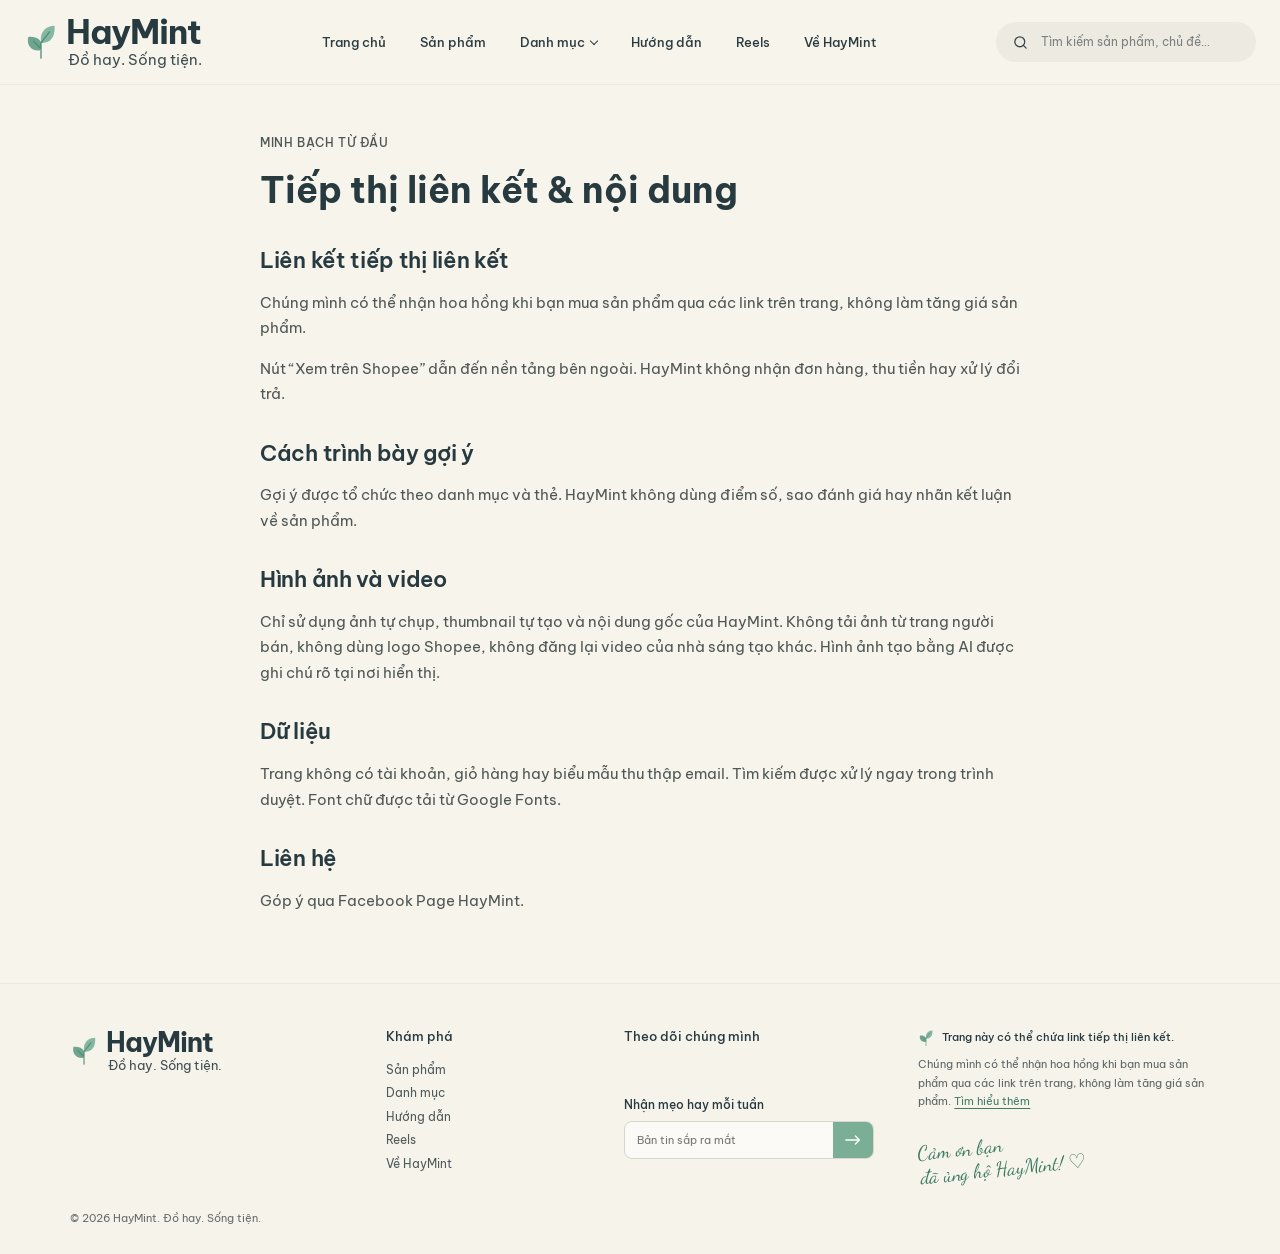
<file: disclosure.html>
<!doctype html>
<html lang="vi"><head><meta charset="utf-8"><meta name="viewport" content="width=device-width, initial-scale=1">
<title>Tiếp thị liên kết & nội dung | HayMint</title><meta name="description" content="Minh bạch về hoa hồng tiếp thị liên kết, hình ảnh và nội dung của HayMint.">
<link rel="canonical" href="./disclosure.html">
<meta property="og:type" content="website"><meta property="og:locale" content="vi_VN"><meta property="og:site_name" content="HayMint">
<meta property="og:title" content="Tiếp thị liên kết & nội dung | HayMint"><meta property="og:description" content="Minh bạch về hoa hồng tiếp thị liên kết, hình ảnh và nội dung của HayMint."><meta property="og:url" content="./disclosure.html">
<meta name="twitter:card" content="summary"><meta name="twitter:title" content="Tiếp thị liên kết & nội dung | HayMint"><meta name="twitter:description" content="Minh bạch về hoa hồng tiếp thị liên kết, hình ảnh và nội dung của HayMint.">
<link rel="icon" type="image/svg+xml" href="data:image/svg+xml,%3Csvg xmlns='http://www.w3.org/2000/svg' viewBox='0 0 32 32'%3E%3Cpath fill='%235FA382' d='M26 5C12 3 4 11 7 21c10 5 21-2 19-16Z'/%3E%3C/svg%3E">
<link rel="preconnect" href="https://fonts.googleapis.com"><link rel="preconnect" href="https://fonts.gstatic.com" crossorigin>
<link rel="stylesheet" href="https://fonts.googleapis.com/css2?family=Be+Vietnam+Pro:wght@400;500;600;700&amp;family=Dancing+Script:wght@500;600&amp;display=swap">
<style>svg{max-width:48px;max-height:48px}.hero-img{max-width:100%}</style>
<link rel="stylesheet" href="./assets/css/style.css">
<script defer src="./assets/js/app.js"></script></head>
<body data-page="disclosure"><a class="skip" href="#main">Đến nội dung chính</a>
<header class="site-header"><div class="header-inner"><a class="brand" href="./index.html" aria-label="HayMint, Trang chủ"><svg class="leaf" width="34" height="38" viewBox="0 0 40 44" aria-hidden="true"><path d="M20 23C18 9 27 3 36 3c1 13-5 21-16 20Z" fill="#86B7A3"/><path d="M19 32C7 33 3 24 5 16c12-1 18 5 14 16Z" fill="#6FA58F"/><path d="M20 41V22m0 8L11 21m9 2L30 10" stroke="#4D8B73" stroke-width="1.5" fill="none" stroke-linecap="round"/></svg><span class="brand-text"><span class="wordmark">HayMint</span><span class="tagline">Đồ hay. Sống tiện.</span></span></a>
<button id="menu-toggle" class="menu-toggle" type="button" aria-expanded="false" aria-controls="main-nav">☰ Menu</button>
<nav id="main-nav" aria-label="Điều hướng chính"><a href="./index.html">Trang chủ</a><a href="./category.html?type=product">Sản phẩm</a><details class="dropdown"><summary>Danh mục</summary><div><a href="./category.html?cat=living">Living · Nhà cửa</a><a href="./category.html?cat=desk">Desk · Góc làm việc</a><a href="./category.html?cat=finds">Finds · Món hay ho</a></div></details><a href="./guides/index.html">Hướng dẫn</a><a href="./reels.html">Reels</a><a href="./about.html">Về HayMint</a><a class="facebook-follow" data-facebook hidden>Theo dõi trên Facebook ↗</a></nav>
<div class="search-wrap"><label class="sr-only" for="site-search">Tìm kiếm sản phẩm, chủ đề</label><svg class="search-icon" width="17" height="17" viewBox="0 0 24 24" aria-hidden="true"><circle cx="11" cy="11" r="7" fill="none" stroke="currentColor" stroke-width="1.8"/><path d="m20 20-4-4" stroke="currentColor" stroke-width="1.8" stroke-linecap="round"/></svg><input id="site-search" type="search" placeholder="Tìm kiếm sản phẩm, chủ đề…" autocomplete="off"></div></div></header>
<main id="main" tabindex="-1"><div id="load-error" class="notice wrap" role="alert" hidden></div>
<section id="search-results" class="wrap" hidden aria-labelledby="search-title"><h1 id="search-title">Kết quả tìm kiếm</h1><p id="search-count" role="status" aria-live="polite"></p><p class="affiliate-note" hidden>Trang có chứa link tiếp thị liên kết</p><div id="search-grid" class="grid"></div></section>
<div id="page-content"><div class="wrap"><article class="prose"><p class="eyebrow">MINH BẠCH TỪ ĐẦU</p><h1>Tiếp thị liên kết &amp; nội dung</h1>
<h2>Liên kết tiếp thị liên kết</h2><p>Chúng mình có thể nhận hoa hồng khi bạn mua sản phẩm qua các link trên trang, không làm tăng giá sản phẩm.</p><p>Nút “Xem trên Shopee” dẫn đến nền tảng bên ngoài. HayMint không nhận đơn hàng, thu tiền hay xử lý đổi trả.</p>
<h2>Cách trình bày gợi ý</h2><p>Gợi ý được tổ chức theo danh mục và thẻ. HayMint không dùng điểm số, sao đánh giá hay nhãn kết luận về sản phẩm.</p>
<h2>Hình ảnh và video</h2><p>Chỉ sử dụng ảnh tự chụp, thumbnail tự tạo và nội dung gốc của HayMint. Không tải ảnh từ trang người bán, không dùng logo Shopee, không đăng lại video của nhà sáng tạo khác. Hình ảnh tạo bằng AI được ghi chú rõ tại nơi hiển thị.</p>
<h2>Dữ liệu</h2><p>Trang không có tài khoản, giỏ hàng hay biểu mẫu thu thập email. Tìm kiếm được xử lý ngay trong trình duyệt. Font chữ được tải từ Google Fonts.</p>
<h2>Liên hệ</h2><p>Góp ý qua Facebook Page HayMint.</p><a class="button" data-facebook hidden>Liên hệ qua Facebook ↗</a></article></div></div>
<noscript><p class="notice wrap">Bật JavaScript để xem nội dung.</p></noscript></main>
<footer><div class="wrap footer-top">
<div class="footer-brand"><a class="brand" href="./index.html"><svg class="leaf" width="34" height="38" viewBox="0 0 40 44" aria-hidden="true"><path d="M20 23C18 9 27 3 36 3c1 13-5 21-16 20Z" fill="#86B7A3"/><path d="M19 32C7 33 3 24 5 16c12-1 18 5 14 16Z" fill="#6FA58F"/><path d="M20 41V22m0 8L11 21m9 2L30 10" stroke="#4D8B73" stroke-width="1.5" fill="none" stroke-linecap="round"/></svg><span class="brand-text"><span class="wordmark">HayMint</span><span class="tagline">Đồ hay. Sống tiện.</span></span></a></div>
<nav aria-label="Khám phá"><h2>Khám phá</h2><a href="./category.html?type=product">Sản phẩm</a><a href="./category.html">Danh mục</a><a href="./guides/index.html">Hướng dẫn</a><a href="./reels.html">Reels</a><a href="./about.html">Về HayMint</a></nav>
<div class="footer-connect"><h2>Theo dõi chúng mình</h2><div id="social-links" class="socials"></div><h3>Nhận mẹo hay mỗi tuần</h3><div class="newsletter-field"><label class="sr-only" for="nl">Email (sắp ra mắt)</label><input id="nl" type="email" placeholder="Bản tin sắp ra mắt" disabled><button type="button" disabled aria-label="Sắp ra mắt"><svg class="arrow" width="16" height="10" viewBox="0 0 20 12" aria-hidden="true"><path d="M1 6h17m-5-5 5 5-5 5" fill="none" stroke="currentColor" stroke-width="1.6" stroke-linecap="round" stroke-linejoin="round"/></svg></button></div></div>
<div class="footer-disclosure"><p class="disclosure-title"><svg class="leaf" width="34" height="38" viewBox="0 0 40 44" aria-hidden="true"><path d="M20 23C18 9 27 3 36 3c1 13-5 21-16 20Z" fill="#86B7A3"/><path d="M19 32C7 33 3 24 5 16c12-1 18 5 14 16Z" fill="#6FA58F"/><path d="M20 41V22m0 8L11 21m9 2L30 10" stroke="#4D8B73" stroke-width="1.5" fill="none" stroke-linecap="round"/></svg>Trang này có thể chứa link tiếp thị liên kết.</p><p>Chúng mình có thể nhận hoa hồng khi bạn mua sản phẩm qua các link trên trang, không làm tăng giá sản phẩm. <a href="./disclosure.html">Tìm hiểu thêm</a></p><p class="footer-thanks">Cảm ơn bạn<br>đã ủng hộ HayMint! ♡</p></div>
</div><div class="wrap footer-bottom"><p>© 2026 HayMint. Đồ hay. Sống tiện.</p></div></footer></body></html>
</file>
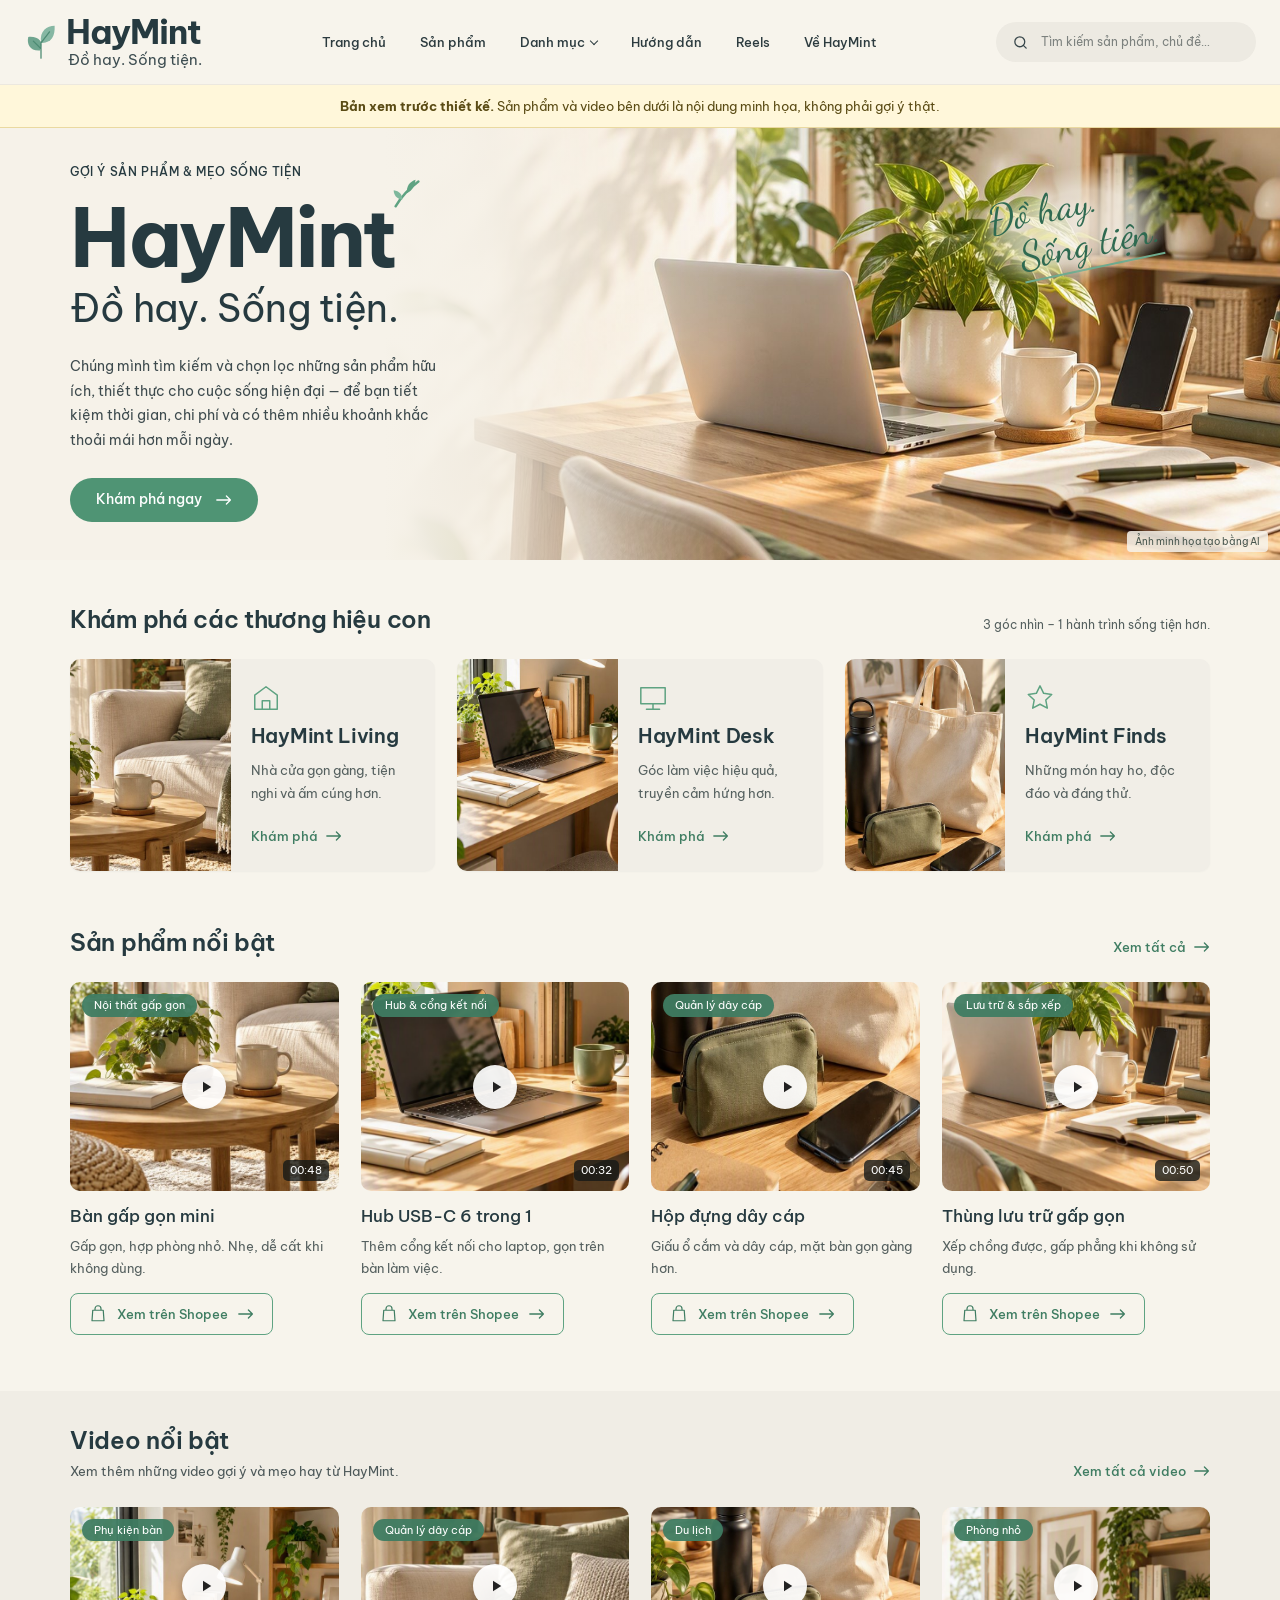
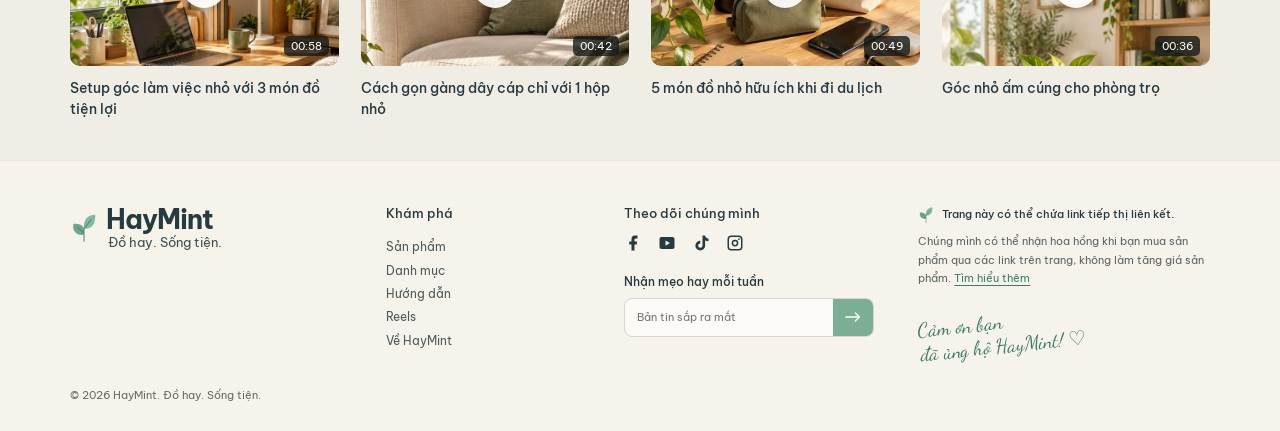
<file: preview.html>
<!doctype html>
<html lang="vi"><head><meta charset="utf-8"><meta name="viewport" content="width=device-width, initial-scale=1">
<title>Xem trước thiết kế | HayMint</title><meta name="description" content="Gợi ý chọn lọc cho nhà cửa, góc làm việc và nhu cầu hằng ngày. HayMint không phải cửa hàng."><meta name="robots" content="noindex, nofollow">
<link rel="canonical" href="./preview.html">
<meta property="og:type" content="website"><meta property="og:locale" content="vi_VN"><meta property="og:site_name" content="HayMint">
<meta property="og:title" content="Xem trước thiết kế | HayMint"><meta property="og:description" content="Gợi ý chọn lọc cho nhà cửa, góc làm việc và nhu cầu hằng ngày. HayMint không phải cửa hàng."><meta property="og:url" content="./preview.html">
<meta name="twitter:card" content="summary"><meta name="twitter:title" content="Xem trước thiết kế | HayMint"><meta name="twitter:description" content="Gợi ý chọn lọc cho nhà cửa, góc làm việc và nhu cầu hằng ngày. HayMint không phải cửa hàng.">
<link rel="icon" type="image/svg+xml" href="data:image/svg+xml,%3Csvg xmlns='http://www.w3.org/2000/svg' viewBox='0 0 32 32'%3E%3Cpath fill='%235FA382' d='M26 5C12 3 4 11 7 21c10 5 21-2 19-16Z'/%3E%3C/svg%3E">
<link rel="preconnect" href="https://fonts.googleapis.com"><link rel="preconnect" href="https://fonts.gstatic.com" crossorigin>
<link rel="stylesheet" href="https://fonts.googleapis.com/css2?family=Be+Vietnam+Pro:wght@400;500;600;700&amp;family=Dancing+Script:wght@500;600&amp;display=swap">
<style>svg{max-width:48px;max-height:48px}.hero-img{max-width:100%}</style>
<link rel="stylesheet" href="./assets/css/style.css">
<script defer src="./assets/js/app.js"></script></head>
<body data-page="home" data-demo="true"><a class="skip" href="#main">Đến nội dung chính</a>
<header class="site-header"><div class="header-inner"><a class="brand" href="./index.html" aria-label="HayMint, Trang chủ"><svg class="leaf" width="34" height="38" viewBox="0 0 40 44" aria-hidden="true"><path d="M20 23C18 9 27 3 36 3c1 13-5 21-16 20Z" fill="#86B7A3"/><path d="M19 32C7 33 3 24 5 16c12-1 18 5 14 16Z" fill="#6FA58F"/><path d="M20 41V22m0 8L11 21m9 2L30 10" stroke="#4D8B73" stroke-width="1.5" fill="none" stroke-linecap="round"/></svg><span class="brand-text"><span class="wordmark">HayMint</span><span class="tagline">Đồ hay. Sống tiện.</span></span></a>
<button id="menu-toggle" class="menu-toggle" type="button" aria-expanded="false" aria-controls="main-nav">☰ Menu</button>
<nav id="main-nav" aria-label="Điều hướng chính"><a href="./index.html">Trang chủ</a><a href="./category.html?type=product">Sản phẩm</a><details class="dropdown"><summary>Danh mục</summary><div><a href="./category.html?cat=living">Living · Nhà cửa</a><a href="./category.html?cat=desk">Desk · Góc làm việc</a><a href="./category.html?cat=finds">Finds · Món hay ho</a></div></details><a href="./guides/index.html">Hướng dẫn</a><a href="./reels.html">Reels</a><a href="./about.html">Về HayMint</a><a class="facebook-follow" data-facebook hidden>Theo dõi trên Facebook ↗</a></nav>
<div class="search-wrap"><label class="sr-only" for="site-search">Tìm kiếm sản phẩm, chủ đề</label><svg class="search-icon" width="17" height="17" viewBox="0 0 24 24" aria-hidden="true"><circle cx="11" cy="11" r="7" fill="none" stroke="currentColor" stroke-width="1.8"/><path d="m20 20-4-4" stroke="currentColor" stroke-width="1.8" stroke-linecap="round"/></svg><input id="site-search" type="search" placeholder="Tìm kiếm sản phẩm, chủ đề…" autocomplete="off"></div></div></header>
<main id="main" tabindex="-1"><div id="load-error" class="notice wrap" role="alert" hidden></div>
<section id="search-results" class="wrap" hidden aria-labelledby="search-title"><h1 id="search-title">Kết quả tìm kiếm</h1><p id="search-count" role="status" aria-live="polite"></p><p class="affiliate-note" hidden>Trang có chứa link tiếp thị liên kết</p><div id="search-grid" class="grid"></div></section>
<div id="page-content"><div id="demo-banner" class="demo-banner" hidden><strong>Bản xem trước thiết kế.</strong> Sản phẩm và video bên dưới là nội dung minh họa, không phải gợi ý thật.</div>
<section class="hero" aria-labelledby="hero-title">
<img class="hero-img" src="./assets/img/hero.jpg" width="1600" height="776" alt="Hình minh họa AI: góc bàn làm việc bằng gỗ với laptop, chậu cây và cốc sứ" fetchpriority="high">
<div class="hero-inner wrap"><div class="hero-copy">
<p class="eyebrow">GỢI Ý SẢN PHẨM &amp; MẸO SỐNG TIỆN</p>
<h1 id="hero-title">HayMint<svg class="hero-sprig" width="38" height="38" viewBox="0 0 40 40" aria-hidden="true"><path d="M8 34c6-10 12-17 24-26" fill="none" stroke="#5FA382" stroke-width="2.6" stroke-linecap="round"/><path d="M20 20c-1-7 3-12 9-14-1 7-3 11-9 14Z" fill="#5FA382"/><path d="M15 27c-6-1-9-5-9-10 6 1 9 4 9 10Z" fill="#7DB89C"/></svg></h1>
<p class="hero-tagline">Đồ hay. Sống tiện.</p>
<p class="hero-description">Chúng mình tìm kiếm và chọn lọc những sản phẩm hữu ích, thiết thực cho cuộc sống hiện đại — để bạn tiết kiệm thời gian, chi phí và có thêm nhiều khoảnh khắc thoải mái hơn mỗi ngày.</p>
<button class="button" id="explore" type="button">Khám phá ngay <svg class="arrow" width="16" height="10" viewBox="0 0 20 12" aria-hidden="true"><path d="M1 6h17m-5-5 5 5-5 5" fill="none" stroke="currentColor" stroke-width="1.6" stroke-linecap="round" stroke-linejoin="round"/></svg></button></div>
<p class="hero-script" aria-hidden="true">Đồ hay.<br><span>Sống tiện.</span></p></div>
<p class="ai-note">Ảnh minh họa tạo bằng AI</p></section>
<div class="wrap">
<section id="categories" aria-labelledby="cat-title"><div class="section-head"><h2 id="cat-title">Khám phá các thương hiệu con</h2><span class="muted">3 góc nhìn – 1 hành trình sống tiện hơn.</span></div><div id="category-grid" class="category-grid"></div></section>
<div class="empty" id="empty-state" hidden><h2>Nội dung đang được cập nhật</h2><p>Những gợi ý đầu tiên sẽ sớm xuất hiện tại đây. Theo dõi HayMint trên Facebook để không bỏ lỡ nhé.</p><a class="button" data-facebook hidden>Theo dõi HayMint trên Facebook <svg class="arrow" width="16" height="10" viewBox="0 0 20 12" aria-hidden="true"><path d="M1 6h17m-5-5 5 5-5 5" fill="none" stroke="currentColor" stroke-width="1.6" stroke-linecap="round" stroke-linejoin="round"/></svg></a></div>
<section id="products-section" hidden><div class="section-head"><div><h2>Sản phẩm nổi bật</h2><p class="affiliate-note" hidden>Trang có chứa link tiếp thị liên kết</p></div><a class="view-all" href="./category.html?type=product">Xem tất cả <svg class="arrow" width="16" height="10" viewBox="0 0 20 12" aria-hidden="true"><path d="M1 6h17m-5-5 5 5-5 5" fill="none" stroke="currentColor" stroke-width="1.6" stroke-linecap="round" stroke-linejoin="round"/></svg></a></div><div id="products-grid" class="grid"></div></section>
</div>
<section id="videos-section" class="video-band" hidden><div class="wrap"><div class="section-head"><div><h2>Video nổi bật</h2><p class="section-description">Xem thêm những video gợi ý và mẹo hay từ HayMint.</p></div><a class="view-all" href="./reels.html">Xem tất cả video <svg class="arrow" width="16" height="10" viewBox="0 0 20 12" aria-hidden="true"><path d="M1 6h17m-5-5 5 5-5 5" fill="none" stroke="currentColor" stroke-width="1.6" stroke-linecap="round" stroke-linejoin="round"/></svg></a></div><div id="videos-grid" class="grid"></div></div></section>
<div class="wrap"><section id="guides-section" hidden><div class="section-head"><h2>Hướng dẫn</h2><a class="view-all" href="./guides/index.html">Xem tất cả <svg class="arrow" width="16" height="10" viewBox="0 0 20 12" aria-hidden="true"><path d="M1 6h17m-5-5 5 5-5 5" fill="none" stroke="currentColor" stroke-width="1.6" stroke-linecap="round" stroke-linejoin="round"/></svg></a></div><div id="guides-grid" class="grid"></div></section></div></div>
<noscript><p class="notice wrap">Bật JavaScript để xem nội dung.</p></noscript></main>
<footer><div class="wrap footer-top">
<div class="footer-brand"><a class="brand" href="./index.html"><svg class="leaf" width="34" height="38" viewBox="0 0 40 44" aria-hidden="true"><path d="M20 23C18 9 27 3 36 3c1 13-5 21-16 20Z" fill="#86B7A3"/><path d="M19 32C7 33 3 24 5 16c12-1 18 5 14 16Z" fill="#6FA58F"/><path d="M20 41V22m0 8L11 21m9 2L30 10" stroke="#4D8B73" stroke-width="1.5" fill="none" stroke-linecap="round"/></svg><span class="brand-text"><span class="wordmark">HayMint</span><span class="tagline">Đồ hay. Sống tiện.</span></span></a></div>
<nav aria-label="Khám phá"><h2>Khám phá</h2><a href="./category.html?type=product">Sản phẩm</a><a href="./category.html">Danh mục</a><a href="./guides/index.html">Hướng dẫn</a><a href="./reels.html">Reels</a><a href="./about.html">Về HayMint</a></nav>
<div class="footer-connect"><h2>Theo dõi chúng mình</h2><div id="social-links" class="socials"></div><h3>Nhận mẹo hay mỗi tuần</h3><div class="newsletter-field"><label class="sr-only" for="nl">Email (sắp ra mắt)</label><input id="nl" type="email" placeholder="Bản tin sắp ra mắt" disabled><button type="button" disabled aria-label="Sắp ra mắt"><svg class="arrow" width="16" height="10" viewBox="0 0 20 12" aria-hidden="true"><path d="M1 6h17m-5-5 5 5-5 5" fill="none" stroke="currentColor" stroke-width="1.6" stroke-linecap="round" stroke-linejoin="round"/></svg></button></div></div>
<div class="footer-disclosure"><p class="disclosure-title"><svg class="leaf" width="34" height="38" viewBox="0 0 40 44" aria-hidden="true"><path d="M20 23C18 9 27 3 36 3c1 13-5 21-16 20Z" fill="#86B7A3"/><path d="M19 32C7 33 3 24 5 16c12-1 18 5 14 16Z" fill="#6FA58F"/><path d="M20 41V22m0 8L11 21m9 2L30 10" stroke="#4D8B73" stroke-width="1.5" fill="none" stroke-linecap="round"/></svg>Trang này có thể chứa link tiếp thị liên kết.</p><p>Chúng mình có thể nhận hoa hồng khi bạn mua sản phẩm qua các link trên trang, không làm tăng giá sản phẩm. <a href="./disclosure.html">Tìm hiểu thêm</a></p><p class="footer-thanks">Cảm ơn bạn<br>đã ủng hộ HayMint! ♡</p></div>
</div><div class="wrap footer-bottom"><p>© 2026 HayMint. Đồ hay. Sống tiện.</p></div></footer></body></html>
</file>
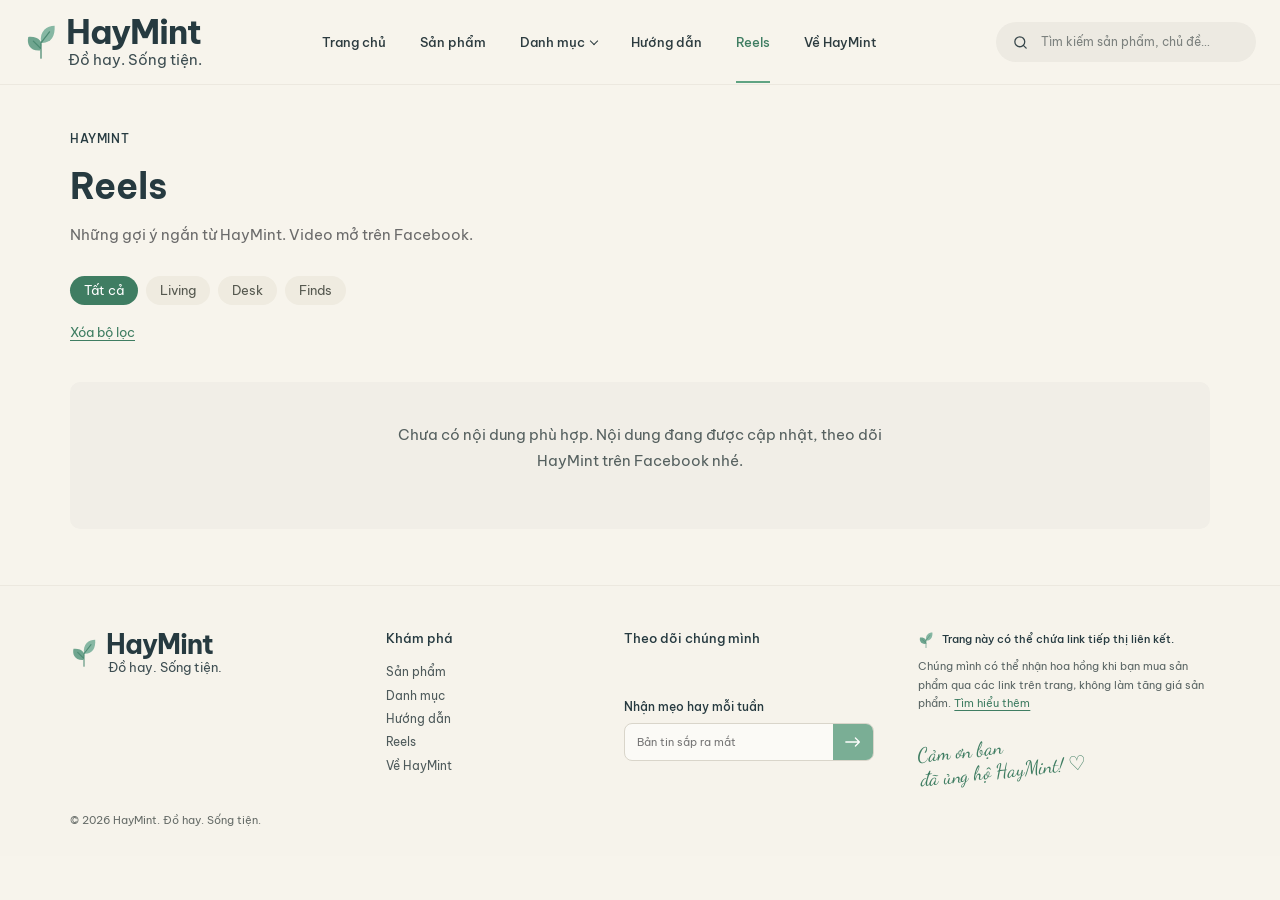
<file: reels.html>
<!doctype html>
<html lang="vi"><head><meta charset="utf-8"><meta name="viewport" content="width=device-width, initial-scale=1">
<title>Reels | HayMint</title><meta name="description" content="Những gợi ý ngắn từ HayMint. Video mở trên Facebook.">
<link rel="canonical" href="./reels.html">
<meta property="og:type" content="website"><meta property="og:locale" content="vi_VN"><meta property="og:site_name" content="HayMint">
<meta property="og:title" content="Reels | HayMint"><meta property="og:description" content="Những gợi ý ngắn từ HayMint. Video mở trên Facebook."><meta property="og:url" content="./reels.html">
<meta name="twitter:card" content="summary"><meta name="twitter:title" content="Reels | HayMint"><meta name="twitter:description" content="Những gợi ý ngắn từ HayMint. Video mở trên Facebook.">
<link rel="icon" type="image/svg+xml" href="data:image/svg+xml,%3Csvg xmlns='http://www.w3.org/2000/svg' viewBox='0 0 32 32'%3E%3Cpath fill='%235FA382' d='M26 5C12 3 4 11 7 21c10 5 21-2 19-16Z'/%3E%3C/svg%3E">
<link rel="preconnect" href="https://fonts.googleapis.com"><link rel="preconnect" href="https://fonts.gstatic.com" crossorigin>
<link rel="stylesheet" href="https://fonts.googleapis.com/css2?family=Be+Vietnam+Pro:wght@400;500;600;700&amp;family=Dancing+Script:wght@500;600&amp;display=swap">
<style>svg{max-width:48px;max-height:48px}.hero-img{max-width:100%}</style>
<link rel="stylesheet" href="./assets/css/style.css">
<script defer src="./assets/js/app.js"></script></head>
<body data-page="reels"><a class="skip" href="#main">Đến nội dung chính</a>
<header class="site-header"><div class="header-inner"><a class="brand" href="./index.html" aria-label="HayMint, Trang chủ"><svg class="leaf" width="34" height="38" viewBox="0 0 40 44" aria-hidden="true"><path d="M20 23C18 9 27 3 36 3c1 13-5 21-16 20Z" fill="#86B7A3"/><path d="M19 32C7 33 3 24 5 16c12-1 18 5 14 16Z" fill="#6FA58F"/><path d="M20 41V22m0 8L11 21m9 2L30 10" stroke="#4D8B73" stroke-width="1.5" fill="none" stroke-linecap="round"/></svg><span class="brand-text"><span class="wordmark">HayMint</span><span class="tagline">Đồ hay. Sống tiện.</span></span></a>
<button id="menu-toggle" class="menu-toggle" type="button" aria-expanded="false" aria-controls="main-nav">☰ Menu</button>
<nav id="main-nav" aria-label="Điều hướng chính"><a href="./index.html">Trang chủ</a><a href="./category.html?type=product">Sản phẩm</a><details class="dropdown"><summary>Danh mục</summary><div><a href="./category.html?cat=living">Living · Nhà cửa</a><a href="./category.html?cat=desk">Desk · Góc làm việc</a><a href="./category.html?cat=finds">Finds · Món hay ho</a></div></details><a href="./guides/index.html">Hướng dẫn</a><a href="./reels.html" aria-current="page">Reels</a><a href="./about.html">Về HayMint</a><a class="facebook-follow" data-facebook hidden>Theo dõi trên Facebook ↗</a></nav>
<div class="search-wrap"><label class="sr-only" for="site-search">Tìm kiếm sản phẩm, chủ đề</label><svg class="search-icon" width="17" height="17" viewBox="0 0 24 24" aria-hidden="true"><circle cx="11" cy="11" r="7" fill="none" stroke="currentColor" stroke-width="1.8"/><path d="m20 20-4-4" stroke="currentColor" stroke-width="1.8" stroke-linecap="round"/></svg><input id="site-search" type="search" placeholder="Tìm kiếm sản phẩm, chủ đề…" autocomplete="off"></div></div></header>
<main id="main" tabindex="-1"><div id="load-error" class="notice wrap" role="alert" hidden></div>
<section id="search-results" class="wrap" hidden aria-labelledby="search-title"><h1 id="search-title">Kết quả tìm kiếm</h1><p id="search-count" role="status" aria-live="polite"></p><p class="affiliate-note" hidden>Trang có chứa link tiếp thị liên kết</p><div id="search-grid" class="grid"></div></section>
<div id="page-content"><div class="wrap"><section class="page-intro"><p class="eyebrow">HAYMINT</p><h1 id="listing-title">Reels</h1><p id="listing-description">Những gợi ý ngắn từ HayMint. Video mở trên Facebook.</p></section>
<div id="filters" class="filter-bar"></div><a class="clear-filter" href="./reels.html">Xóa bộ lọc</a>
<section id="listing-section"><h2 class="sr-only">Danh sách nội dung</h2><p class="affiliate-note" hidden>Trang có chứa link tiếp thị liên kết</p><p id="listing-count" role="status"></p><div id="listing-grid" class="grid"></div>
<div id="listing-empty" class="empty" hidden><p>Chưa có nội dung phù hợp. Nội dung đang được cập nhật, theo dõi HayMint trên Facebook nhé.</p><a class="button" data-facebook hidden>Theo dõi HayMint <svg class="arrow" width="16" height="10" viewBox="0 0 20 12" aria-hidden="true"><path d="M1 6h17m-5-5 5 5-5 5" fill="none" stroke="currentColor" stroke-width="1.6" stroke-linecap="round" stroke-linejoin="round"/></svg></a></div></section></div></div>
<noscript><p class="notice wrap">Bật JavaScript để xem nội dung.</p></noscript></main>
<footer><div class="wrap footer-top">
<div class="footer-brand"><a class="brand" href="./index.html"><svg class="leaf" width="34" height="38" viewBox="0 0 40 44" aria-hidden="true"><path d="M20 23C18 9 27 3 36 3c1 13-5 21-16 20Z" fill="#86B7A3"/><path d="M19 32C7 33 3 24 5 16c12-1 18 5 14 16Z" fill="#6FA58F"/><path d="M20 41V22m0 8L11 21m9 2L30 10" stroke="#4D8B73" stroke-width="1.5" fill="none" stroke-linecap="round"/></svg><span class="brand-text"><span class="wordmark">HayMint</span><span class="tagline">Đồ hay. Sống tiện.</span></span></a></div>
<nav aria-label="Khám phá"><h2>Khám phá</h2><a href="./category.html?type=product">Sản phẩm</a><a href="./category.html">Danh mục</a><a href="./guides/index.html">Hướng dẫn</a><a href="./reels.html">Reels</a><a href="./about.html">Về HayMint</a></nav>
<div class="footer-connect"><h2>Theo dõi chúng mình</h2><div id="social-links" class="socials"></div><h3>Nhận mẹo hay mỗi tuần</h3><div class="newsletter-field"><label class="sr-only" for="nl">Email (sắp ra mắt)</label><input id="nl" type="email" placeholder="Bản tin sắp ra mắt" disabled><button type="button" disabled aria-label="Sắp ra mắt"><svg class="arrow" width="16" height="10" viewBox="0 0 20 12" aria-hidden="true"><path d="M1 6h17m-5-5 5 5-5 5" fill="none" stroke="currentColor" stroke-width="1.6" stroke-linecap="round" stroke-linejoin="round"/></svg></button></div></div>
<div class="footer-disclosure"><p class="disclosure-title"><svg class="leaf" width="34" height="38" viewBox="0 0 40 44" aria-hidden="true"><path d="M20 23C18 9 27 3 36 3c1 13-5 21-16 20Z" fill="#86B7A3"/><path d="M19 32C7 33 3 24 5 16c12-1 18 5 14 16Z" fill="#6FA58F"/><path d="M20 41V22m0 8L11 21m9 2L30 10" stroke="#4D8B73" stroke-width="1.5" fill="none" stroke-linecap="round"/></svg>Trang này có thể chứa link tiếp thị liên kết.</p><p>Chúng mình có thể nhận hoa hồng khi bạn mua sản phẩm qua các link trên trang, không làm tăng giá sản phẩm. <a href="./disclosure.html">Tìm hiểu thêm</a></p><p class="footer-thanks">Cảm ơn bạn<br>đã ủng hộ HayMint! ♡</p></div>
</div><div class="wrap footer-bottom"><p>© 2026 HayMint. Đồ hay. Sống tiện.</p></div></footer></body></html>
</file>
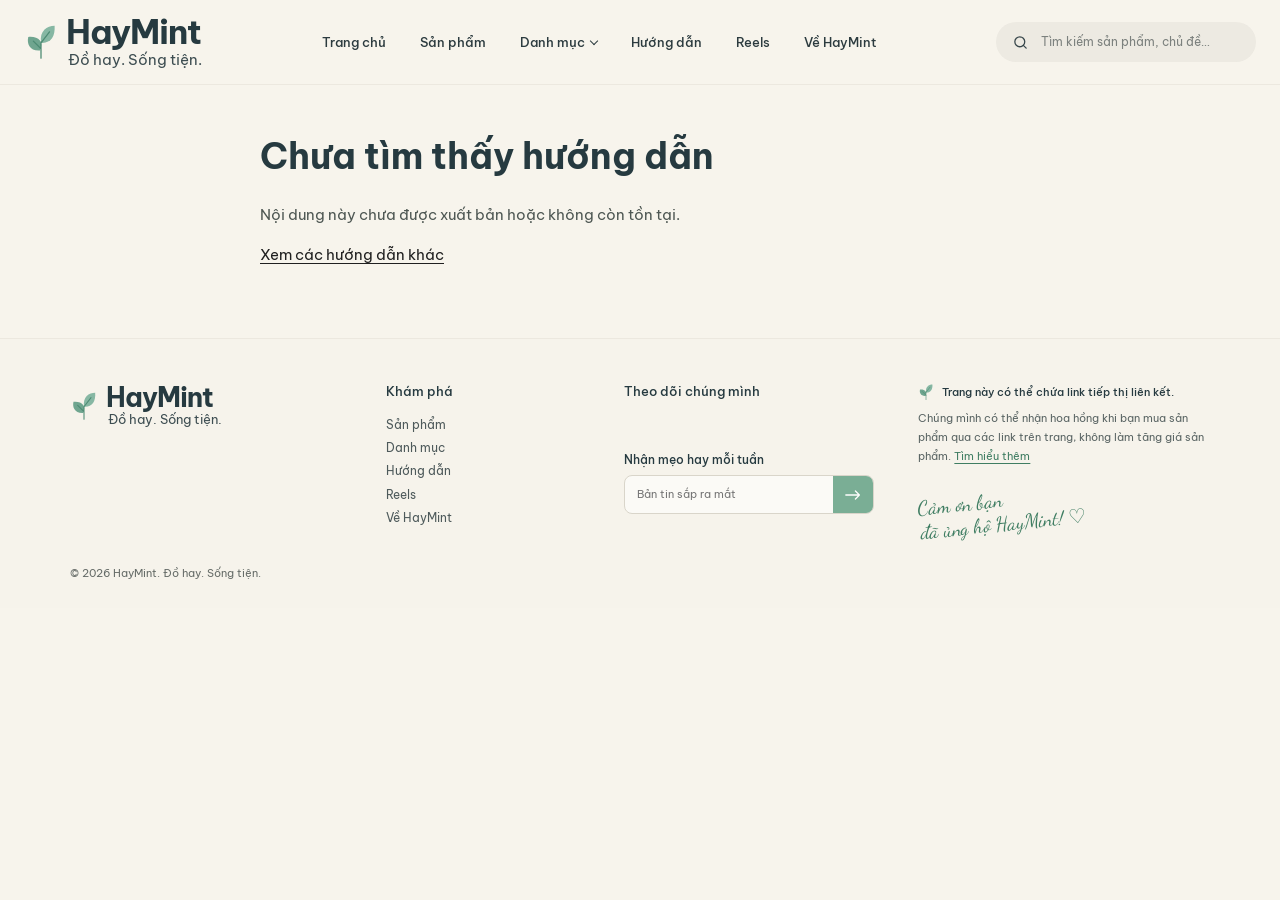
<file: guides/guide.html>
<!doctype html>
<html lang="vi"><head><meta charset="utf-8"><meta name="viewport" content="width=device-width, initial-scale=1">
<title>Hướng dẫn | HayMint</title><meta name="description" content="Gợi ý sắp xếp và lựa chọn theo nhu cầu cùng HayMint.">
<link rel="canonical" href="../guides/guide.html">
<meta property="og:type" content="website"><meta property="og:locale" content="vi_VN"><meta property="og:site_name" content="HayMint">
<meta property="og:title" content="Hướng dẫn | HayMint"><meta property="og:description" content="Gợi ý sắp xếp và lựa chọn theo nhu cầu cùng HayMint."><meta property="og:url" content="../guides/guide.html">
<meta name="twitter:card" content="summary"><meta name="twitter:title" content="Hướng dẫn | HayMint"><meta name="twitter:description" content="Gợi ý sắp xếp và lựa chọn theo nhu cầu cùng HayMint.">
<link rel="icon" type="image/svg+xml" href="data:image/svg+xml,%3Csvg xmlns='http://www.w3.org/2000/svg' viewBox='0 0 32 32'%3E%3Cpath fill='%235FA382' d='M26 5C12 3 4 11 7 21c10 5 21-2 19-16Z'/%3E%3C/svg%3E">
<link rel="preconnect" href="https://fonts.googleapis.com"><link rel="preconnect" href="https://fonts.gstatic.com" crossorigin>
<link rel="stylesheet" href="https://fonts.googleapis.com/css2?family=Be+Vietnam+Pro:wght@400;500;600;700&amp;family=Dancing+Script:wght@500;600&amp;display=swap">
<style>svg{max-width:48px;max-height:48px}.hero-img{max-width:100%}</style>
<link rel="stylesheet" href="../assets/css/style.css">
<script defer src="../assets/js/app.js"></script></head>
<body data-page="guide"><a class="skip" href="#main">Đến nội dung chính</a>
<header class="site-header"><div class="header-inner"><a class="brand" href="../index.html" aria-label="HayMint, Trang chủ"><svg class="leaf" width="34" height="38" viewBox="0 0 40 44" aria-hidden="true"><path d="M20 23C18 9 27 3 36 3c1 13-5 21-16 20Z" fill="#86B7A3"/><path d="M19 32C7 33 3 24 5 16c12-1 18 5 14 16Z" fill="#6FA58F"/><path d="M20 41V22m0 8L11 21m9 2L30 10" stroke="#4D8B73" stroke-width="1.5" fill="none" stroke-linecap="round"/></svg><span class="brand-text"><span class="wordmark">HayMint</span><span class="tagline">Đồ hay. Sống tiện.</span></span></a>
<button id="menu-toggle" class="menu-toggle" type="button" aria-expanded="false" aria-controls="main-nav">☰ Menu</button>
<nav id="main-nav" aria-label="Điều hướng chính"><a href="../index.html">Trang chủ</a><a href="../category.html?type=product">Sản phẩm</a><details class="dropdown"><summary>Danh mục</summary><div><a href="../category.html?cat=living">Living · Nhà cửa</a><a href="../category.html?cat=desk">Desk · Góc làm việc</a><a href="../category.html?cat=finds">Finds · Món hay ho</a></div></details><a href="../guides/index.html">Hướng dẫn</a><a href="../reels.html">Reels</a><a href="../about.html">Về HayMint</a><a class="facebook-follow" data-facebook hidden>Theo dõi trên Facebook ↗</a></nav>
<div class="search-wrap"><label class="sr-only" for="site-search">Tìm kiếm sản phẩm, chủ đề</label><svg class="search-icon" width="17" height="17" viewBox="0 0 24 24" aria-hidden="true"><circle cx="11" cy="11" r="7" fill="none" stroke="currentColor" stroke-width="1.8"/><path d="m20 20-4-4" stroke="currentColor" stroke-width="1.8" stroke-linecap="round"/></svg><input id="site-search" type="search" placeholder="Tìm kiếm sản phẩm, chủ đề…" autocomplete="off"></div></div></header>
<main id="main" tabindex="-1"><div id="load-error" class="notice wrap" role="alert" hidden></div>
<section id="search-results" class="wrap" hidden aria-labelledby="search-title"><h1 id="search-title">Kết quả tìm kiếm</h1><p id="search-count" role="status" aria-live="polite"></p><p class="affiliate-note" hidden>Trang có chứa link tiếp thị liên kết</p><div id="search-grid" class="grid"></div></section>
<div id="page-content"><div class="wrap"><article id="guide-content" class="prose"><h1>Hướng dẫn</h1><p>Đang tải nội dung…</p></article><section id="related-section" hidden><h2>Gợi ý liên quan</h2><p class="affiliate-note" hidden>Trang có chứa link tiếp thị liên kết</p><div id="related-grid" class="grid"></div></section></div></div>
<noscript><p class="notice wrap">Bật JavaScript để xem nội dung.</p></noscript></main>
<footer><div class="wrap footer-top">
<div class="footer-brand"><a class="brand" href="../index.html"><svg class="leaf" width="34" height="38" viewBox="0 0 40 44" aria-hidden="true"><path d="M20 23C18 9 27 3 36 3c1 13-5 21-16 20Z" fill="#86B7A3"/><path d="M19 32C7 33 3 24 5 16c12-1 18 5 14 16Z" fill="#6FA58F"/><path d="M20 41V22m0 8L11 21m9 2L30 10" stroke="#4D8B73" stroke-width="1.5" fill="none" stroke-linecap="round"/></svg><span class="brand-text"><span class="wordmark">HayMint</span><span class="tagline">Đồ hay. Sống tiện.</span></span></a></div>
<nav aria-label="Khám phá"><h2>Khám phá</h2><a href="../category.html?type=product">Sản phẩm</a><a href="../category.html">Danh mục</a><a href="../guides/index.html">Hướng dẫn</a><a href="../reels.html">Reels</a><a href="../about.html">Về HayMint</a></nav>
<div class="footer-connect"><h2>Theo dõi chúng mình</h2><div id="social-links" class="socials"></div><h3>Nhận mẹo hay mỗi tuần</h3><div class="newsletter-field"><label class="sr-only" for="nl">Email (sắp ra mắt)</label><input id="nl" type="email" placeholder="Bản tin sắp ra mắt" disabled><button type="button" disabled aria-label="Sắp ra mắt"><svg class="arrow" width="16" height="10" viewBox="0 0 20 12" aria-hidden="true"><path d="M1 6h17m-5-5 5 5-5 5" fill="none" stroke="currentColor" stroke-width="1.6" stroke-linecap="round" stroke-linejoin="round"/></svg></button></div></div>
<div class="footer-disclosure"><p class="disclosure-title"><svg class="leaf" width="34" height="38" viewBox="0 0 40 44" aria-hidden="true"><path d="M20 23C18 9 27 3 36 3c1 13-5 21-16 20Z" fill="#86B7A3"/><path d="M19 32C7 33 3 24 5 16c12-1 18 5 14 16Z" fill="#6FA58F"/><path d="M20 41V22m0 8L11 21m9 2L30 10" stroke="#4D8B73" stroke-width="1.5" fill="none" stroke-linecap="round"/></svg>Trang này có thể chứa link tiếp thị liên kết.</p><p>Chúng mình có thể nhận hoa hồng khi bạn mua sản phẩm qua các link trên trang, không làm tăng giá sản phẩm. <a href="../disclosure.html">Tìm hiểu thêm</a></p><p class="footer-thanks">Cảm ơn bạn<br>đã ủng hộ HayMint! ♡</p></div>
</div><div class="wrap footer-bottom"><p>© 2026 HayMint. Đồ hay. Sống tiện.</p></div></footer></body></html>
</file>
<file: assets/css/style.css>
/* HayMint — layout follows the owner's reference mockup. Plain CSS, no build step. */
:root{--bg:#F7F4EC;--ink:#202020;--slate:#263A40;--mint:#5FA382;--hover:#4A8A6A;--green:#3F7D62;--soft:#EFEBE0;--panel:#F1EEE7;--muted:#6B6B6B;--line:#E4E0D6;--r:10px}
*{box-sizing:border-box}html{scroll-behavior:smooth;scroll-padding-top:100px}
body{margin:0;background:var(--bg);color:var(--ink);font:15px/1.7 "Be Vietnam Pro",system-ui,-apple-system,"Segoe UI",sans-serif;-webkit-font-smoothing:antialiased}
img{max-width:100%}svg{max-width:none;max-height:none}a{color:inherit;text-underline-offset:3px}button,input{font:inherit}button{border:0;cursor:pointer}
a:focus-visible,button:focus-visible,input:focus-visible,summary:focus-visible{outline:3px solid var(--green);outline-offset:3px;border-radius:4px}
[hidden]{display:none!important}.wrap{width:min(1140px,calc(100% - 64px));margin-inline:auto}
h1,h2,h3{color:var(--slate);line-height:1.3;margin:0}h2{font-size:24px;font-weight:600;letter-spacing:-.3px}
.arrow{width:16px;height:10px;flex-shrink:0}
.skip{position:fixed;top:-100px;left:16px;background:var(--ink);color:#fff;padding:10px;z-index:50}.skip:focus{top:10px}
.sr-only{position:absolute;width:1px;height:1px;overflow:hidden;clip:rect(0,0,0,0);white-space:nowrap}

/* Header */
.site-header{position:sticky;top:0;z-index:30;background:rgba(247,244,236,.97);backdrop-filter:blur(10px);border-bottom:1px solid #ECE8DF}
.header-inner{display:flex;align-items:center;gap:24px;height:84px;width:min(1240px,calc(100% - 48px));margin-inline:auto}
.brand{display:inline-flex;align-items:center;gap:8px;text-decoration:none;color:var(--slate);flex-shrink:0}
.brand-text{display:flex;flex-direction:column}.wordmark{font-size:34px;font-weight:700;letter-spacing:-1px;line-height:1.05}
.tagline{font-size:15px;line-height:1.35;color:#3E4E52;padding-left:2px}.leaf{width:34px;height:38px;flex-shrink:0}
#main-nav{display:flex;align-items:center;gap:34px;margin-inline:auto;font-size:13px;font-weight:500;white-space:nowrap}
#main-nav a{text-decoration:none;color:#2C3B3F}#main-nav>a,#main-nav summary{padding:30px 0 28px;border-bottom:2px solid transparent}
#main-nav a[aria-current=page]{color:var(--green);border-bottom-color:var(--mint)}#main-nav a:hover,summary:hover{color:var(--green)}
summary{list-style:none;cursor:pointer;color:#2C3B3F}summary::-webkit-details-marker{display:none}
summary:after{content:'';display:inline-block;width:5px;height:5px;border:solid currentColor;border-width:0 1.5px 1.5px 0;transform:rotate(45deg);margin:0 0 3px 6px}
.dropdown{position:relative}.dropdown>div{position:absolute;top:70px;left:-14px;width:230px;padding:8px;background:#FBF9F4;border:1px solid var(--line);border-radius:12px;box-shadow:0 14px 30px rgba(38,58,64,.08)}
.dropdown>div a{display:block;padding:9px 12px;border-radius:8px}.dropdown>div a:hover{background:var(--soft)}
.facebook-follow{display:none}
.search-wrap{display:flex;align-items:center;gap:10px;width:260px;height:40px;padding:0 16px;background:#EDEAE2;border-radius:999px;color:#38474B;flex-shrink:0}
.search-icon{width:17px;height:17px;flex-shrink:0}.search-wrap input{border:0;background:transparent;outline:0;width:100%;font-size:12px;color:var(--ink)}
.search-wrap input::placeholder{color:#7C817E}.search-wrap:focus-within{box-shadow:0 0 0 2px var(--mint)}
.menu-toggle{display:none;background:transparent;color:var(--slate);font-size:14px;padding:8px}

/* Hero */
.hero{position:relative;min-height:400px;display:flex;align-items:center;overflow:hidden;background:#F5F1E8;margin-bottom:44px}
.hero-img{position:absolute;inset:0 0 0 auto;width:72%;height:100%;object-fit:cover;object-position:40% 55%;max-width:none}
.hero:before{content:'';position:absolute;inset:0;z-index:1;background:linear-gradient(90deg,#F6F2E9 0%,#F6F2E9 30%,rgba(246,242,233,.88) 38%,rgba(246,242,233,.35) 50%,rgba(246,242,233,0) 60%)}
.hero-inner{position:relative;z-index:2;display:flex;justify-content:space-between;align-items:flex-start;padding:34px 0 38px}
.eyebrow{font-size:12px;font-weight:500;letter-spacing:.6px;color:var(--slate);margin:0 0 14px}
.hero h1{position:relative;display:inline-block;font-size:82px;font-weight:700;letter-spacing:-2.5px;line-height:1}
.hero-sprig{position:absolute;right:-30px;top:-22px;width:38px;height:38px}
.hero-tagline{font-size:38px;color:var(--slate);letter-spacing:-.5px;margin:8px 0 22px;line-height:1.2}
.hero-description{max-width:370px;font-size:14px;line-height:1.75;color:#3E4B4E;margin:0 0 26px}
.button{display:inline-flex;align-items:center;justify-content:center;gap:14px;height:44px;padding:0 26px;background:#4F9474;color:#fff;border-radius:999px;text-decoration:none;font-size:14px;font-weight:500;transition:background .2s}
.button:hover{background:var(--green);color:#fff}
.hero-script{font-family:"Dancing Script",cursive;font-size:40px;line-height:1.05;color:#2F6A51;transform:rotate(-12deg);margin:6px 30px 0 0;padding:14px 22px;border-radius:50%;background:radial-gradient(closest-side,rgba(247,244,236,.82),rgba(247,244,236,.6) 60%,rgba(247,244,236,0));text-shadow:0 0 10px #F7F4EC}
.hero-script span{display:inline-block;margin-left:24px;border-bottom:2px solid #6FAA8E;padding-bottom:4px}
.ai-note{position:absolute;z-index:2;right:12px;bottom:8px;margin:0;font-size:10px;color:#4A5850;background:rgba(247,244,236,.85);padding:2px 8px;border-radius:4px}

/* Sections */
section{margin-bottom:56px}.section-head{display:flex;justify-content:space-between;align-items:flex-end;gap:20px;margin-bottom:24px}
.muted{font-size:12px;color:#55605F}.section-description{font-size:13px;color:#4C5859;margin:4px 0 0}
.view-all{display:inline-flex;align-items:center;gap:8px;font-size:13px;color:var(--green);text-decoration:none;white-space:nowrap;font-weight:500}.view-all:hover{text-decoration:underline}

/* Category cards */
.category-grid{display:grid;grid-template-columns:repeat(3,1fr);gap:22px}
.category-card{display:grid;grid-template-columns:44% 56%;min-height:212px;background:var(--panel);border-radius:var(--r);overflow:hidden;box-shadow:0 1px 2px rgba(38,58,64,.04);transition:box-shadow .2s,transform .2s}
.category-card:hover{box-shadow:0 10px 26px rgba(38,58,64,.08);transform:translateY(-2px)}
.category-visual{display:block;background:#E3DFD3}.category-visual img{width:100%;height:100%;object-fit:cover;display:block}
.category-copy{padding:24px 20px 22px}.category-icon{width:30px;height:30px;color:var(--mint);display:block;margin-bottom:10px}
.category-copy h3{font-size:20px;font-weight:600;letter-spacing:-.3px;margin-bottom:10px}.category-copy h3 a{text-decoration:none}
.category-copy p{font-size:13px;line-height:1.75;color:#55605F;margin:0 0 18px}
.category-explore{display:inline-flex;align-items:center;gap:8px;font-size:13px;font-weight:500;color:var(--green);text-decoration:none}

/* Cards */
.grid{display:grid;grid-template-columns:repeat(4,minmax(0,1fr));gap:22px}
.card{display:flex;flex-direction:column;min-width:0}
.card-media{position:relative;aspect-ratio:1.29;border-radius:var(--r);overflow:hidden;background:var(--soft)}
.card-media img{display:block;width:100%;height:100%;object-fit:cover;transition:transform .35s}.card:hover .card-media img{transform:scale(1.03)}
.media-placeholder{display:flex;align-items:center;justify-content:center;height:100%;font-size:12px;color:var(--muted);text-align:center;padding:12px}
.media-tag{position:absolute;top:12px;left:12px;z-index:2;background:rgba(63,125,98,.94)!important;color:#fff!important;font-size:11px!important;padding:3px 12px!important}
.play-overlay{position:absolute;left:50%;top:50%;transform:translate(-50%,-50%);width:44px;height:44px;border-radius:50%;background:rgba(255,255,255,.92);display:flex;align-items:center;justify-content:center;color:#222;box-shadow:0 2px 10px rgba(0,0,0,.18)}
.play-icon{width:18px;height:18px;margin-left:3px}
.duration{position:absolute;right:10px;bottom:10px;background:rgba(20,24,22,.78);color:#fff;font-size:11px;padding:1px 7px;border-radius:5px}
.card-body{display:flex;flex-direction:column;gap:8px;padding-top:14px;flex:1}
.card-body h3{font-size:17px;font-weight:500;line-height:1.4}.card-body h3 a{text-decoration:none}
.card-desc{font-size:13px;line-height:1.65;color:#55605F;margin:0}
.chips{display:flex;flex-wrap:wrap;gap:6px}.chip{display:inline-block;padding:3px 10px;border-radius:999px;background:var(--soft);color:#55584F;font-size:11px;text-decoration:none;line-height:1.5}
.chip:hover,.chip.active{background:var(--green);color:#fff}
.card-actions{margin-top:auto;padding-top:6px;display:flex;gap:8px;flex-wrap:wrap}
.button.shop{height:42px;padding:0 18px;gap:10px;background:transparent;color:var(--green);border:1.5px solid var(--mint);border-radius:8px;font-size:13px}
.button.shop:hover{background:#E8F0E9;color:#2F6A51}.button.shop.is-demo{cursor:default}
.bag{width:18px;height:18px;flex-shrink:0}
.card-video .card-media{aspect-ratio:1.68}.card-video .card-body{padding-top:12px}.card-video h3{font-size:14px;font-weight:500;line-height:1.5}
.guide-symbol{background:var(--soft);border-radius:var(--r);padding:30px 18px;font-size:11px;letter-spacing:1.6px;color:#4C6956}
.affiliate-note{font-size:11px;color:var(--muted);margin:6px 0 0}
[data-page=home] .card-chips{display:none}
.video-band{background:#F0EDE5;padding:34px 0 40px;margin-bottom:0}
.empty{text-align:center;padding:40px 24px;background:var(--panel);border-radius:var(--r);margin-bottom:56px}.empty h1,.empty h2{font-size:24px;margin-bottom:8px}.empty p{color:#55605F;margin:0 auto 16px;max-width:520px}
.demo-banner{background:#FFF7DA;border-bottom:1px solid #EAD9A0;color:#5A4B14;font-size:13px;padding:10px 24px;text-align:center}

/* Inner pages */
.page-intro{padding:44px 0 16px;margin:0}.page-intro h1{font-size:36px;margin:0 0 12px}.page-intro p:not(.eyebrow){color:var(--muted);max-width:680px;margin:0}
.filter-bar{display:flex;flex-wrap:wrap;gap:8px;margin:12px 0 14px}.filter-bar .chip{font-size:13px;padding:5px 14px}
.clear-filter{display:inline-block;font-size:13px;margin-bottom:26px;color:var(--green)}
#listing-count{font-size:13px;color:var(--muted)}
.prose{max-width:760px;margin:48px auto 70px}.prose h1{font-size:36px;margin-bottom:22px}.prose h2{font-size:22px;margin:32px 0 10px}.prose p{color:#4E5753}.prose .lead{font-size:17px}.prose .chips{margin:0 0 14px}.updated{font-size:12px;color:var(--muted)}
.notice{padding:18px;background:var(--soft);border-left:3px solid var(--green);margin:24px auto}
#search-results{padding:32px 0}#search-results h1{font-size:28px;margin-bottom:8px}

/* Footer */
footer{background:#F6F3EB;border-top:1px solid #ECE8DF;padding:44px 0 26px}
.footer-top{display:grid;grid-template-columns:1.25fr .9fr 1.15fr 1.3fr;gap:36px}
footer .wordmark{font-size:27px}footer .tagline{font-size:13px}footer .leaf{width:28px;height:32px}
footer h2{font-size:13px;font-weight:500;margin:0 0 12px;letter-spacing:0}footer h3{font-size:12px;font-weight:500;margin:18px 0 8px}
.footer-top nav{display:flex;flex-direction:column;gap:3px;font-size:12px}.footer-top nav a{text-decoration:none;color:#4E5A5B}.footer-top nav a:hover{color:var(--green)}
.socials{display:flex;gap:16px;min-height:22px}.socials a{color:var(--slate);display:inline-flex}.socials svg{width:18px;height:18px;fill:currentColor}
.newsletter-field{display:flex;max-width:250px;border:1px solid #D9D5CA;border-radius:8px;overflow:hidden;background:#FBFAF6}
.newsletter-field input{flex:1;min-width:0;border:0;background:transparent;padding:9px 12px;font-size:11px}
.newsletter-field button{width:40px;background:#4F9474;color:#fff;display:flex;align-items:center;justify-content:center;opacity:.75;cursor:not-allowed}
.footer-disclosure p{font-size:11px;line-height:1.7;color:#5A6564;margin:0 0 8px}.footer-disclosure a{color:var(--green)}
.disclosure-title{display:flex;align-items:center;gap:8px;color:var(--slate)!important;font-weight:500}.disclosure-title .leaf{width:16px;height:18px}
.footer-thanks{font-family:"Dancing Script",cursive;font-size:20px!important;line-height:1.2!important;color:#3F7D62!important;transform:rotate(-6deg);margin-top:16px!important}
.footer-bottom{margin-top:26px;font-size:11px;color:#666C68}.footer-bottom p{margin:0}

@media(max-width:1100px){#main-nav{gap:20px;font-size:12px}.search-wrap{width:200px}.hero h1{font-size:72px}.hero-tagline{font-size:32px}.hero-script{font-size:32px}.category-grid{gap:16px}.category-card{grid-template-columns:40% 60%}.category-copy{padding:20px 16px}.category-copy h3{font-size:17px}}
@media(max-width:900px){
 .header-inner{flex-wrap:wrap;height:auto;padding:12px 0;gap:12px}.menu-toggle{display:block;margin-left:auto}
 .search-wrap{order:3;width:100%}#main-nav{display:none;order:4;width:100%;flex-direction:column;align-items:stretch;gap:0;margin:0;font-size:14px}#main-nav.open{display:flex}
 #main-nav>a,#main-nav summary{padding:10px 0;border:0}.facebook-follow{display:block}
 .dropdown>div{position:static;width:100%;box-shadow:none;border:0;background:var(--soft)}
 .hero-img{width:100%;opacity:.55}.hero:before{background:linear-gradient(90deg,#F6F2E9 0%,rgba(246,242,233,.92) 55%,rgba(246,242,233,.5) 100%)}.hero-script{display:none}
 .category-grid{grid-template-columns:1fr}.category-card{grid-template-columns:38% 62%;min-height:180px}
 .grid{grid-template-columns:repeat(2,minmax(0,1fr))}.footer-top{grid-template-columns:1fr 1fr;gap:28px}}
@media(max-width:600px){
 .wrap,.header-inner{width:calc(100% - 32px)}.wordmark{font-size:28px}.tagline{font-size:12px}.leaf{width:28px;height:32px}
 .hero{min-height:0;flex-direction:column;align-items:stretch;margin-bottom:32px}.hero:before{display:none}
 .hero-img{position:relative;order:2;width:100%;height:230px;opacity:1}.hero-inner{order:1;padding:28px 0 26px}
 .hero h1{font-size:58px;letter-spacing:-1.5px}.hero-sprig{width:28px;height:28px;right:-22px;top:-14px}.hero-tagline{font-size:28px;margin-bottom:14px}
 h2{font-size:21px}.section-head{align-items:flex-start}.section-head>.muted{display:none}
 .category-card{grid-template-columns:40% 60%;min-height:170px}.category-copy{padding:18px 14px}.category-copy h3{font-size:17px}.category-copy p{font-size:12px;margin-bottom:10px}
 .grid{grid-template-columns:1fr;gap:28px}section{margin-bottom:40px}.video-band{padding:28px 0}
 .footer-top{grid-template-columns:1fr 1fr}.footer-brand,.footer-disclosure{grid-column:1/-1}
 .page-intro h1,.prose h1{font-size:28px}}
@media(prefers-reduced-motion:reduce){html{scroll-behavior:auto}*{transition:none!important}}
</file>
